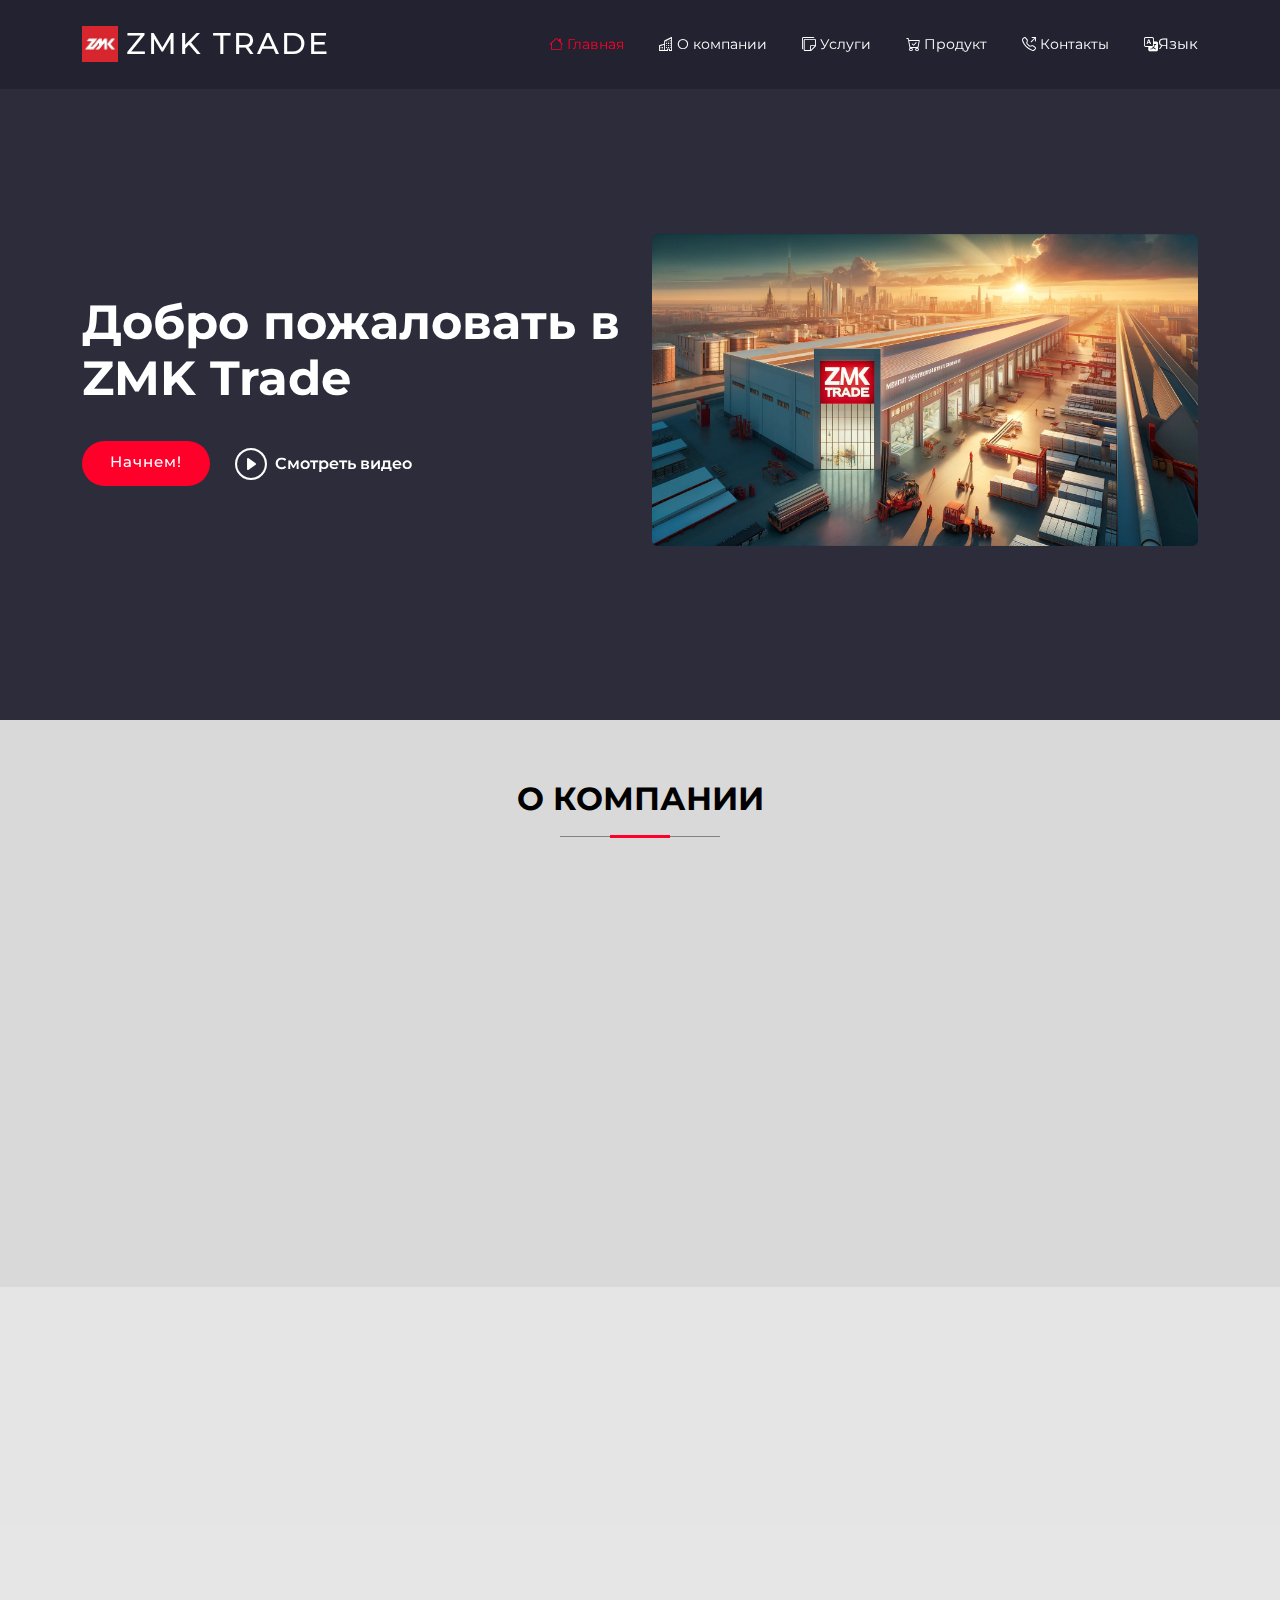
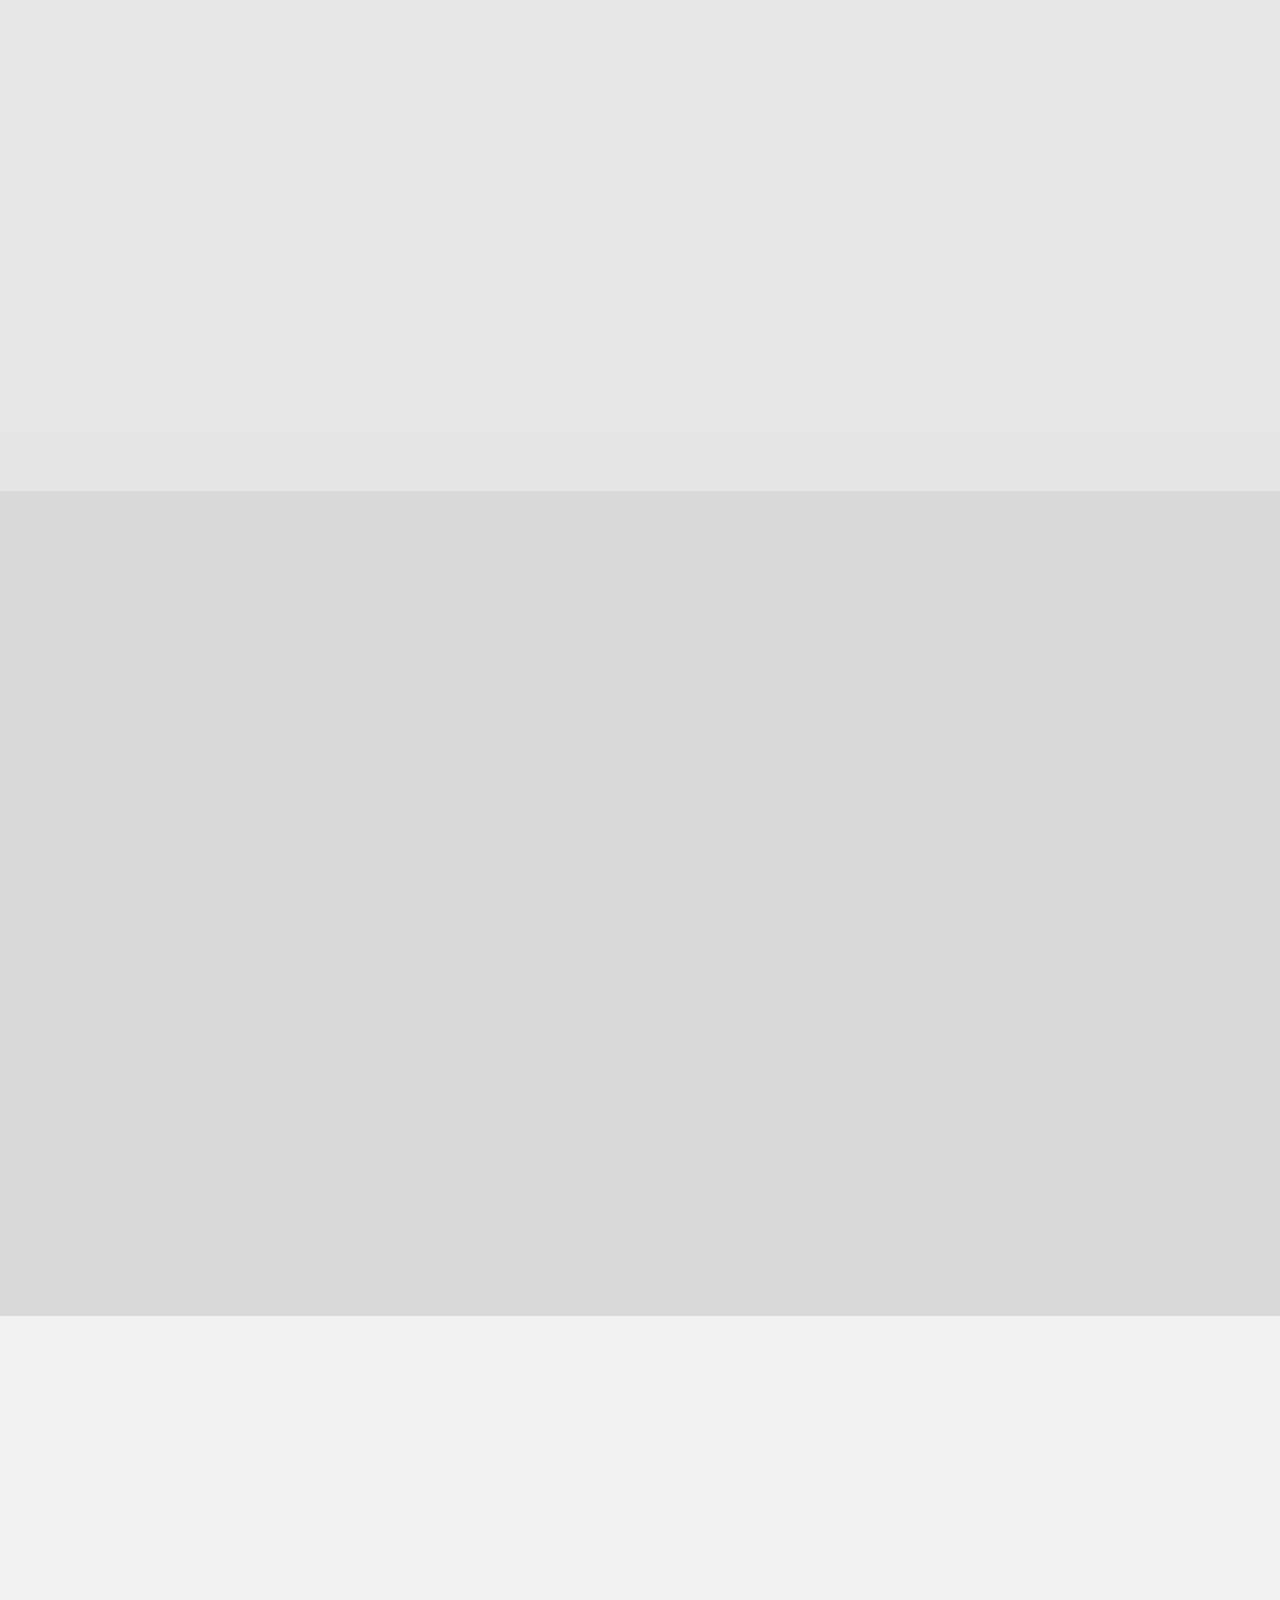
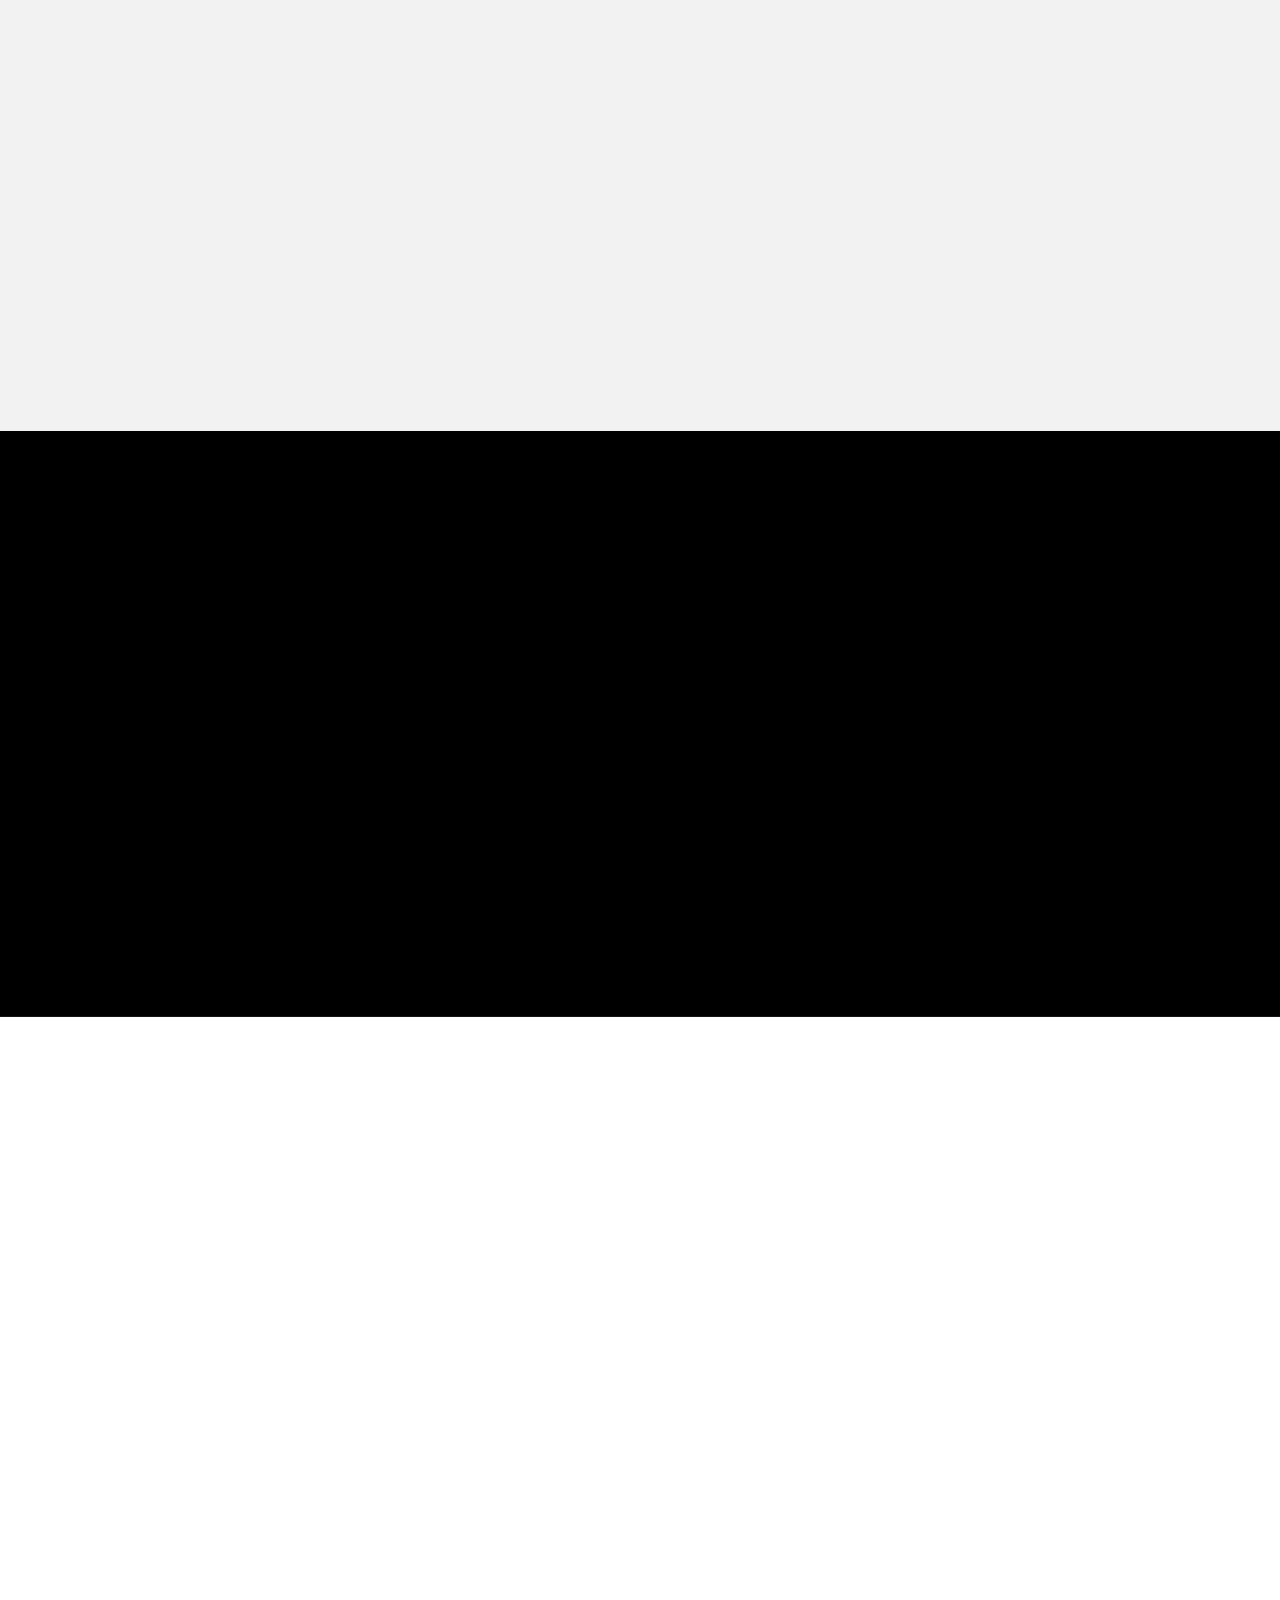
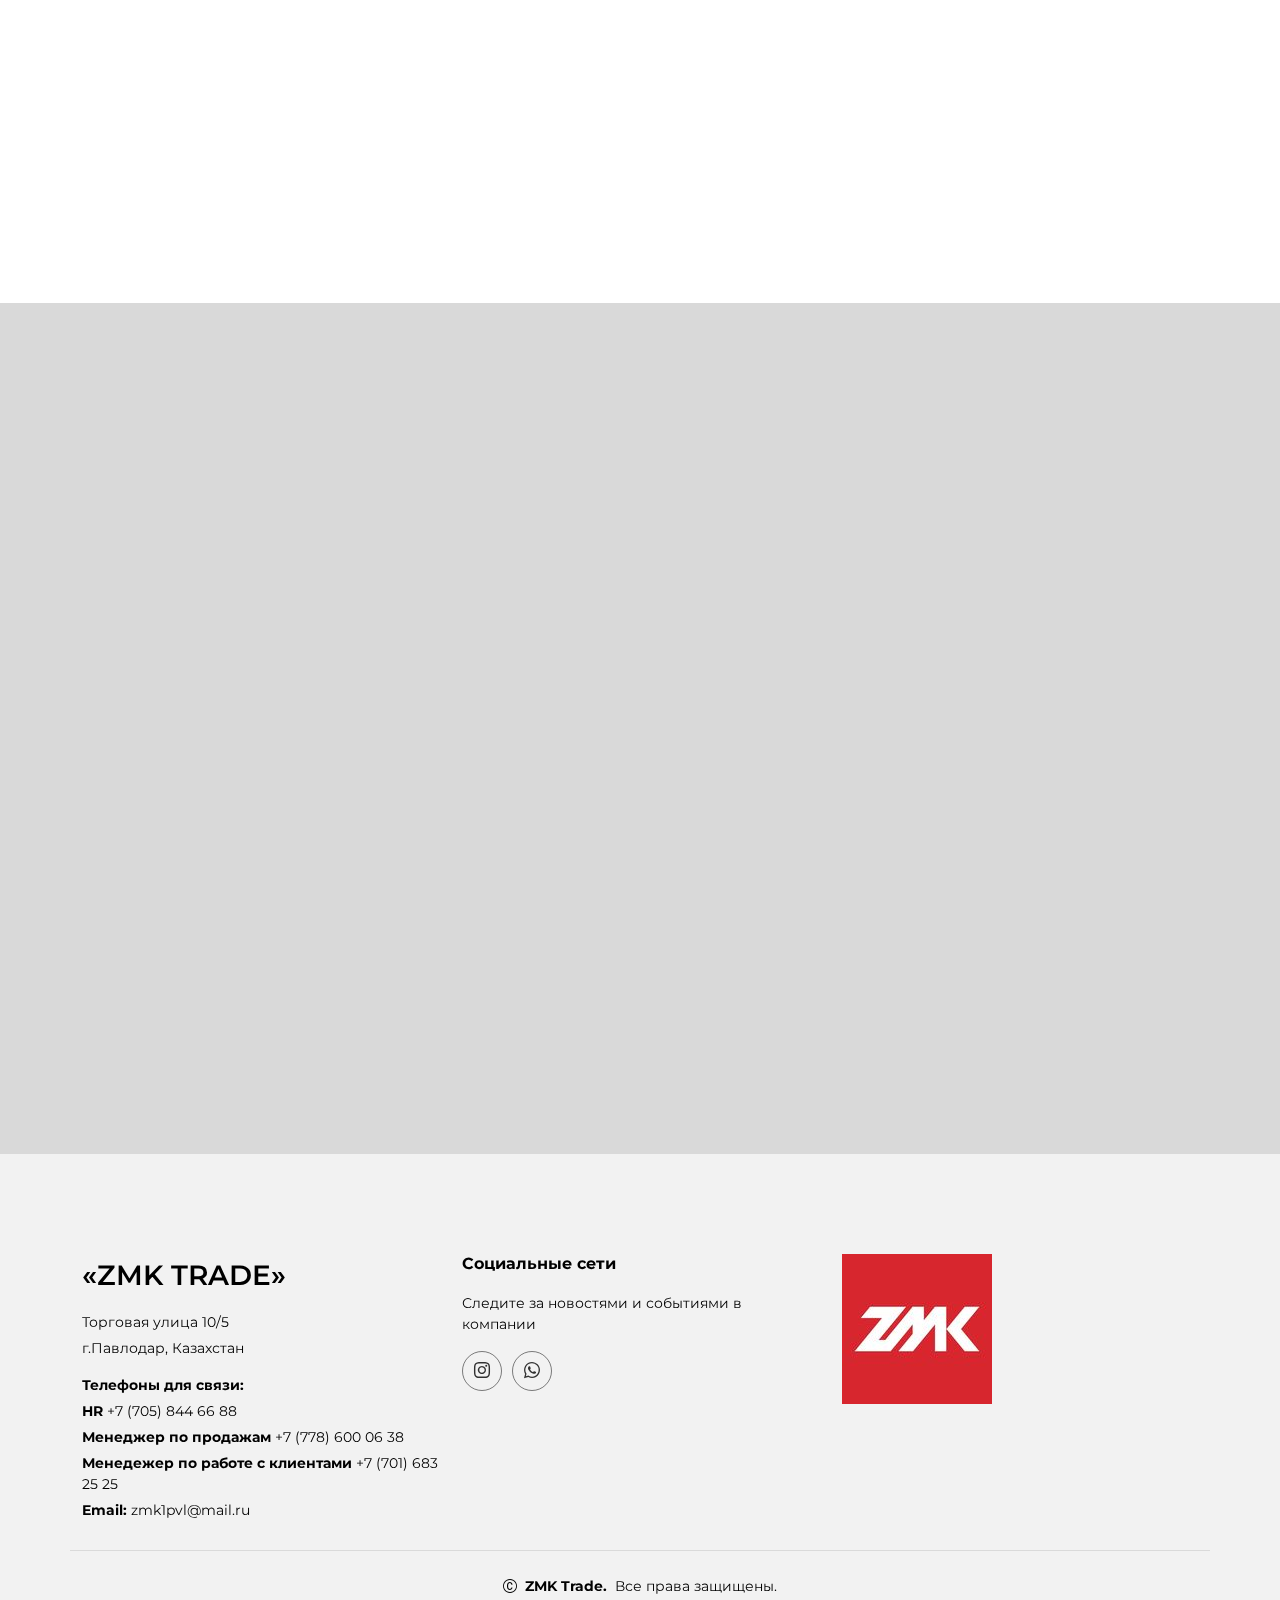
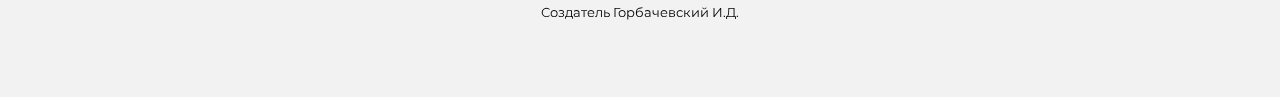
<file: index.html>
<!DOCTYPE html>
<html lang="ru">

<head>
  <meta charset="utf-8">
  <meta content="width=device-width, initial-scale=1.0" name="viewport">
  <title>ZMK Trade - Главная</title>
  <meta content="" name="description">
  <meta content="" name="keywords">
  <!-- Favicons -->
  <link href="./assets/img/logo.ico" rel="icon">
  <!-- Fonts -->
  <link href="https://fonts.googleapis.com" rel="preconnect">
  <link href="https://fonts.gstatic.com" rel="preconnect" crossorigin>
  <link href="https://fonts.googleapis.com/css2?family=Open+Sans:ital,wght@0,300;0,400;0,500;0,600;0,700;0,800;1,300;1,400;1,500;1,600;1,700;1,800&family=Poppins:ital,wght@0,100;0,200;0,300;0,400;0,500;0,600;0,700;0,800;0,900;1,100;1,200;1,300;1,400;1,500;1,600;1,700;1,800;1,900&family=Jost:ital,wght@0,100;0,200;0,300;0,400;0,500;0,600;0,700;0,800;0,900;1,100;1,200;1,300;1,400;1,500;1,600;1,700;1,800;1,900&display=swap" rel="stylesheet">
  <link rel="preconnect" href="https://fonts.googleapis.com">
  <link rel="preconnect" href="https://fonts.gstatic.com" crossorigin>
  <link href="https://fonts.googleapis.com/css2?family=Montserrat:ital,wght@0,100..900;1,100..900&display=swap" rel="stylesheet">
  <!-- Vendor CSS Files -->
  <link href="./assets/vendor/bootstrap/css/bootstrap.min.css" rel="stylesheet">
  <link href="./assets/vendor/bootstrap-icons/bootstrap-icons.css" rel="stylesheet">
  <link href="./assets/vendor/aos/aos.css" rel="stylesheet">
  <link href="./assets/vendor/glightbox/css/glightbox.min.css" rel="stylesheet">
  <link href="./assets/vendor/swiper/swiper-bundle.min.css" rel="stylesheet">
  <!-- Main CSS File -->
  <link href="./assets/css/main.css" rel="stylesheet">
</head>

<body class="index-page" style="cursor: default;">
  <header id="header" class="header d-flex align-items-center fixed-top">
    <div class="container-fluid container-xl position-relative d-flex align-items-center">

      <a href="./index.html" class="logo d-flex align-items-center me-auto">
        <img src="./assets/img/logo.jpg" alt="">
        <h1 class="sitename">ZMK Trade</h1>
      </a>

      <nav id="navmenu" class="navmenu">
        <ul>
          <li><a href="#hero"><i class="bi bi-house " style="font-size: 14px;font-style: normal;"> Главная</a></i></li>
          <li><a href="#about"><i class="bi bi-buildings " style="font-size: 14px;font-style: normal;"> О компании</a></i></li>
          <li><a href="#services"><i class="bi bi-stickies " style="font-size: 14px;font-style: normal;"> Услуги</a></i></li>
          <li><a href="#portfolio"><i class="bi bi-cart-check " style="font-size: 14px;font-style: normal;"> Продукт</a></i></li>
          <li><a href="#contact"><i class="bi bi-telephone-outbound " style="font-size: 14px;font-style: normal;"> Контакты</a></i></li>
          <li class="dropdown"><a href="#"><i class="bi bi-translate toggle-dropdown" style="font-size: 14px;font-style: normal;"></i>Язык</a></i>
            <ul>
              <li><a href="#">Казахский</a></li>
              <li><a href="#">Русский</a></li>
              <li><a href="#">Английский</a></li>
            </ul>
          </li>
        </ul>
        <i class="mobile-nav-toggle d-xl-none bi bi-list"></i>
      </nav>
    </div>
  </header>

  <main class="main">
    <!-- Hero Section Добро пожаловать-->
    <section id="hero" class="hero section">

      <div class="container">
        <div class="row gy-4">
          <div class="col-lg-6 order-2 order-lg-1 d-flex flex-column justify-content-center" data-aos="zoom-out">
            <h1 class="">Добро пожаловать в ZMK Trade</h1>
            <p class=""></p>
            <div class="d-flex">
              <a href="#about" class="btn-get-started">Начнем!</a>
              <a href="https://cloud.mail.ru/home/zmktrade.mp4" class="glightbox btn-watch-video d-flex align-items-center"><i class="bi bi-play-circle"></i><span>Смотреть видео</span></a>
            </div>
          </div>
          <div class="col-lg-6 order-1 order-lg-2 hero-img" data-aos="zoom-out" data-aos-delay="200">
            <img src="./assets/img/ZMK-Trade1.jpeg" class="img-fluid animated rounded" alt="">
          </div>
        </div>
      </div>

    </section><!-- /Hero Section ++++++++++++++++-->

    <!-- About Section О компании-->
    <section id="about" class="about section">

      <!-- Section Title -->
      <div class="container section-title" data-aos="fade-up">
        <h2 class="">О компании</h2>
      </div><!-- End Section Title -->

      <div class="container">

        <div class="row gy-4">

          <div class="col-lg-6 content" data-aos="fade-up" data-aos-delay="100">
            <p>Мы предлагаем широкий ассортимент кровельных и фасадных материалов, включая металлочерепицу, профнастил, металлосайдинг и сэндвич-панели.</p>
            <p>Строительные материалы:</p>             
            </p>
            <ul>
              <li><i class="bi bi-check2-circle"></i> <span>Изготовление доборных элементов любой сложности</span></li>
              <li><i class="bi bi-check2-circle"></i> <span>Металлочерепица</span></li>
              <li><i class="bi bi-check2-circle"></i> <span>Профнастил</span></li>
              <li><i class="bi bi-check2-circle"></i> <span>Металлосайдинг</span></li>
              <li><i class="bi bi-check2-circle"></i> <span>Сэндвич-панели</span></li>
            </ul>
          </div>

          <div class="col-lg-6" data-aos="fade-up" data-aos-delay="200">
            <p>Компания ZMK TRADE была основана в 2000 году и с тех пор зарекомендовала себя как надежный поставщик кровельных и фасадных материалов. Наше предприятие постоянно развивается и внедряет новые технологии в производстве и обслуживании клиентов.</p>
            <p>На протяжении 20 лет мы работаем на рынке строительных материалов и предоставляем только качественные и проверенные товары. Наша миссия - обеспечить наших клиентов лучшими материалами для строительства и ремонта. <br/><br/></p>
            <a href="https://www.instagram.com/zmk_trade.pvl/" target="_blank" class="read-more"><span>Подробнее</span><i class="bi bi-arrow-right"></i></a>
          </div>

        </div>

      </div>

    </section><!-- /About Section ++++++++++++++-->

    <!-- Why Us Section Лучшие-->
    <section id="why-us" class="section why-us" data-builder="section">

      <div class="container-fluid">

        <div class="row gy-4">

          <div class="col-lg-7 d-flex flex-column justify-content-center order-2 order-lg-1">

            <div class="content px-xl-5" data-aos="fade-up" data-aos-delay="100">
              <h3 class=""><span class=""><strong>Нас выбирают лучшие,</strong> а мы стараемся быть лучшими для Вас.</span></h3>
              <p class="">«ZMK TRADE»</p>
            </div>

            <div class="faq-container px-xl-5" data-aos="fade-up" data-aos-delay="200">

              <div class="faq-item faq-active">
                <h3><span>1</span> Профессионализм и опыт</h3>
                <div class="faq-content">
                  <p>Наши специалисты имеют многолетний опыт работы в строительной индустрии и постоянно повышают свою квалификацию, чтобы быть в курсе всех новейших технологий и тенденций. Мы уверены, что наши клиенты получают обслуживание высочайшего уровня.</p>
                </div>
                <i class="faq-toggle bi bi-chevron-right"></i>
              </div><!-- End Faq item-->

              <div class="faq-item">
                <h3><span>2</span> Командный дух</h3>
                <div class="faq-content">
                  <p>В «ZMK TRADE» царит атмосфера взаимного уважения и поддержки. Мы работаем как единое целое, помогая друг другу в достижении общих целей. Командный дух помогает нам эффективно решать любые задачи и преодолевать трудности.</p>
                </div>
                <i class="faq-toggle bi bi-chevron-right"></i>
              </div><!-- End Faq item-->

              <div class="faq-item">
                <h3><span>3</span> Ориентированность на клиента</h3>
                <div class="faq-content">
                  <p>Мы всегда ставим интересы наших клиентов на первое место. Наши менеджеры по продажам, инженеры и специалисты по обслуживанию работают вместе, чтобы предложить индивидуальные решения и обеспечить максимальное удовлетворение потребностей каждого клиента.</p>
                </div>
                <i class="faq-toggle bi bi-chevron-right"></i>
              </div><!-- End Faq item-->

              <div class="faq-item">
                <h3><span>4</span> Инициативность и инновации</h3>
                <div class="faq-content">
                  <p>Наш коллектив всегда открыт для новых идей и инноваций. Мы поощряем инициативность и стремимся внедрять передовые технологии в нашу работу. Это позволяет нам оставаться конкурентоспособными и предлагать лучшие продукты и услуги на рынке.</p>
                </div>
                <i class="faq-toggle bi bi-chevron-right"></i>
              </div><!-- End Faq item-->

              <div class="faq-item">
                <h3><span>5</span> Корпоративная культура</h3>
                <div class="faq-content">
                  <p>В «ZMK TRADE» мы уделяем большое внимание развитию корпоративной культуры. Регулярные тренинги, корпоративные мероприятия и тимбилдинги способствуют укреплению командного духа и созданию позитивной рабочей атмосферы.</p>
                </div>
                <i class="faq-toggle bi bi-chevron-right"></i>
              </div><!-- End Faq item-->
              
              <div class="faq-item">
                <h3><span>6</span> Ответственность и надежность</h3>
                <div class="faq-content">
                  <p>Каждый член нашего коллектива понимает свою ответственность перед компанией и клиентами. Мы гарантируем высокое качество продукции и услуг, соблюдение сроков и выполнение всех обязательств.</p>
                </div>
                <i class="faq-toggle bi bi-chevron-right"></i>
              </div><!-- End Faq item-->
            </div>

          </div>

          <div class="col-lg-5 order-1 order-lg-2 why-us-img">
            <img src="./assets/img/ZMK-Trade2.jpeg" class="img-fluid rounded" alt="" data-aos="zoom-in" data-aos-delay="100">
          </div>
        </div>

      </div>

    </section><!-- /Why Us Section -->

    <!-- Testimonials Section Достижения-->
    <section id="testimonials" class="testimonials section">

      <!-- Section Title -->
      <div class="container section-title" data-aos="fade-up">
        <h2>Достижения</h2>
        <p>Представляем краткий список наших работ</p>
      </div><!-- End Section Title -->

      <div class="container" data-aos="fade-up" data-aos-delay="100">

        <div class="swiper">
          <script type="application/json" class="swiper-config">
            {
              "loop": true,
              "speed": 1600,
              "autoplay": {
                "delay": 9000
              },
              "slidesPerView": "auto",
              "pagination": {
                "el": ".swiper-pagination",
                "type": "bullets",
                "clickable": true
              }
            }
          </script>
          <div class="swiper-wrapper">

            <div class="swiper-slide">
              <div class="testimonial-item">
                <img src="./assets/img/testimonials/fixprice.png" class="testimonial-img" alt="">
                <h3>Fix price в пос.Ленинский</h3>
                <div class="stars">
                  <i class="bi bi-star-fill"></i>
                  <i class="bi bi-star-fill"></i>
                  <i class="bi bi-star-fill"></i>
                  <i class="bi bi-star-fill"></i>
                  <i class="bi bi-star-fill"></i>
                </div>
                <p>
                  <i class="bi bi-quote quote-icon-left"></i>
                  <span>Компания ZMK TRADE успешно завершила проект по обновлению сэндвич-панелей в поселке Ленинский для магазина FixPrice.</span>
                  <i class="bi bi-quote quote-icon-right"></i>
                </p>
              </div>
            </div><!-- End testimonial item -->

            <div class="swiper-slide">
              <div class="testimonial-item">
                <img src="./assets/img/testimonials/zavod.png" class="testimonial-img" alt="">
                <h3>Молочно-товарная ферма</h3>
                <div class="stars">
                  <i class="bi bi-star-fill"></i>
                  <i class="bi bi-star-fill"></i>
                  <i class="bi bi-star-fill"></i>
                  <i class="bi bi-star-fill"></i>
                  <i class="bi bi-star-fill"></i>
                </div>
                <p>
                  <i class="bi bi-quote quote-icon-left"></i>
                  <span>Молочно-товарная ферма с Доильно-молочным блоком и Спец.корпусом в Павлодарской области. <br>
                    Толщина Кровли - 100;
                    Толщина Стены - 80;
                    Наполнитель: PIR(пенополиизоцианурат).</span>
                  <i class="bi bi-quote quote-icon-right"></i>
                </p>
              </div>
            </div><!-- End testimonial item -->

            <div class="swiper-slide">
              <div class="testimonial-item">
                <img src="./assets/img/testimonials/priyut.png" class="testimonial-img" alt="">
                <h3>Приют для животных</h3>
                <div class="stars">
                  <i class="bi bi-star-fill"></i>
                  <i class="bi bi-star-fill"></i>
                  <i class="bi bi-star-fill"></i>
                  <i class="bi bi-star-fill"></i>
                  <i class="bi bi-star-fill"></i>
                </div>
                <p>
                  <i class="bi bi-quote quote-icon-left"></i>
                  <span>Приют для животных в г.Павлодар. <br>
                    Наш материал: оцинкованный профнастил - толщиной 0,45мм;
                    Общий объем: 10 тысяч кв метров.</span>
                  <i class="bi bi-quote quote-icon-right"></i>
                </p>
              </div>
            </div><!-- End testimonial item -->

            <div class="swiper-slide">
              <div class="testimonial-item">
                <img src="./assets/img/testimonials/project.png" class="testimonial-img" alt="">
                <h3>Проект в России</h3>
                <div class="stars">
                  <i class="bi bi-star-fill"></i>
                  <i class="bi bi-star-fill"></i>
                  <i class="bi bi-star-fill"></i>
                  <i class="bi bi-star-fill"></i>
                  <i class="bi bi-star-fill"></i>
                </div>
                <p>
                  <i class="bi bi-quote quote-icon-left"></i>
                  <span>Мы запустили собственный прокат металлочерепицы на высокоточном оборудовании (Россия, г.Липецк). <br>
                    Производство по вашим размерам в течении 2-3 дней.                    
                    Теперь не только качество, но и цена завода-изготовителя.</span>
                  <i class="bi bi-quote quote-icon-right"></i>
                </p>
              </div>
            </div><!-- End testimonial item -->

            <div class="swiper-slide">
              <div class="testimonial-item">
                <img src="./assets/img/testimonials/childcentre.png" class="testimonial-img" alt="">
                <h3>Детский образовательный центр</h3>
                <div class="stars">
                  <i class="bi bi-star-fill"></i>
                  <i class="bi bi-star-fill"></i>
                  <i class="bi bi-star-fill"></i>
                  <i class="bi bi-star-fill"></i>
                  <i class="bi bi-star-fill"></i>
                </div>
                <p>
                  <i class="bi bi-quote quote-icon-left"></i>
                  <span>Строительство детского образовательного центра в г.Павлодар. <br>
                    Поставка нашего материала:
                    ▪️Металлосайдинг Евробрус;
                    ▪️Фасадные кассеты;
                    ▪️Водосточная система;
                    ▪️Профлист.</span>
                  <i class="bi bi-quote quote-icon-right"></i>
                </p>
              </div>
            </div><!-- End testimonial item -->

          </div>
          <div class="swiper-pagination"></div>
        </div>

      </div>

    </section><!-- /Testimonials Section +++++++++++-->

    <!-- Services Section Услуги-->
    <section id="services" class="services section">

      <!-- Section Title -->
      <div class="container section-title" data-aos="fade-up">
        <h2>Услуги</h2>
        <p>Наша компания может предоставить услуги</p>
      </div><!-- End Section Title -->

      <div class="container">

        <div class="row gy-4">

          <div class="col-xl-3 col-md-6 d-flex" data-aos="fade-up" data-aos-delay="100">
            <div class="service-item position-relative" style="cursor: default;">
              <div class="icon"><i class="bi bi-layers-fill icon"></i></div>
              <h4><a class="stretched-link">Кровельный материал</a></h4>
              <p>Компания «ZMK TRADE» предлагает Вам широкий ассортимент кровельных материалов.</p>
            </div>
          </div><!-- End Service Item -->

          <div class="col-xl-3 col-md-6 d-flex" data-aos="fade-up" data-aos-delay="200">
            <div class="service-item position-relative" style="cursor: default;">
              <div class="icon"><i class="bi bi-tools icon"></i></div>
              <h4><a class="stretched-link">Строительный материал</a></h4>
              <p>Качественный, сертифицированный материал, по привлекательным ценам!</p>
            </div>
          </div><!-- End Service Item -->

          <div class="col-xl-3 col-md-6 d-flex" data-aos="fade-up" data-aos-delay="300">
            <div class="service-item position-relative" style="cursor: default;">
              <div class="icon"><i class="bi bi-truck-front-fill icon"></i></div>
              <h4><a class="stretched-link">Выезд / замер / расчёт</a></h4>
              <p>Выезд наших сотрудников, а так же замер и расчёт - совершенно бесплатно!</p>
            </div>
          </div><!-- End Service Item -->

          <div class="col-xl-3 col-md-6 d-flex" data-aos="fade-up" data-aos-delay="400">
            <div class="service-item position-relative" style="cursor: default;">
              <div class="icon"><i class="bi bi-person-raised-hand icon"></i></div>
              <h4><a class="stretched-link">Функции представителя</a></h4>
              <p>Наши менеджеры, выезжают на объекты и выполняют функции представителя, контролируют отгрузку в соответствии с контрактом и отгрузочными документами.</p>
            </div>
          </div><!-- End Service Item -->

        </div>

      </div>

    </section><!-- /Services Section +++++++++++-->

    <!-- Call To Action Section Опт количество кровельного материала-->
    <section id="call-to-action" class="call-to-action section">

      <img src="./assets/img/cta-BHG.jpg" alt="">
      <div class="container">
        <div class="row" data-aos="zoom-in" data-aos-delay="100">
          <div class="col-xl-12 text-center text-xl-start">
            <h3>Как рассчитать оптимальное количество кровельного материала?</h3>
            <p>Чтобы заказать кровельный материал, необходимо выяснить, сколько его понадобится. Как и при покупке других строительных материалов, иногда возникает ситуация, когда кровельного материала не хватило или же, наоборот, после окончания строительных работ остались большие излишки, которые невозможно вернуть производителю или использовать.
              <br>
              
              <br>
              Если кровельного материала окажется недостаточно, придется его докупать. Тут может возникнуть множество проблем с наличием нужной вам модели, цвета или размера у производителя. К тому же это повлечет дополнительные затраты времени и средств на оплату услуг повторной доставки, разгрузки и монтажа.
              <br>
              Даже различие в партии в рамках модели одного цвета может существенно ухудшить внешний вид кровли.
              <br>
              Небольшое количество запаса при заказе кровли абсолютно нормально и даже рекомендуется на случай непредвиденных ситуаций. Однако, для различных материалов количество этого запаса будет разным.
              <br>
              Именно поэтому мы рекомендуем обращаться к нашим грамотным специалистам, они помогут Вам правильно оценить необходимое количество кровельных материалов и избежать дополнительных затрат.</p>
          </div>
        </div>
      </div>

    </section><!-- /Call To Action Section +++++++++++--> 

    <!-- Portfolio Section Продукция-->
    <section id="portfolio" class="portfolio section">

      <!-- Section Title -->
      <div class="container section-title" data-aos="fade-up">
        <h2>Продукция</h2>
        <p>Мы предоставляем разного рода продукцию
        </p>
      </div><!-- End Section Title -->

      <div class="container">

        <div class="isotope-layout" data-default-filter="*" data-layout="masonry" data-sort="original-order">

          <ul class="portfolio-filters isotope-filters" data-aos="fade-up" data-aos-delay="100">
            <li data-filter="*" class="filter-active">Все</li>
            <li data-filter=".filter-app">Кровля</li>
            <li data-filter=".filter-branding">Сайдинг</li>
          </ul><!-- End Portfolio Filters -->

          <div class="row gy-4 isotope-container" data-aos="fade-up" data-aos-delay="200">

            <div class="col-lg-4 col-md-6 portfolio-item isotope-item filter-app">
              <img src="./assets/img/metal-cherepica/metal-cherepica1.jpg" class="img-fluid rounded" alt="">
              <div class="portfolio-info">
                <h4>Металлочерепица</h4>
                <p>Кровельный материал</p>
                <a href="./assets/img/metal-cherepica/metal-cherepica1.jpg" title="Металлочерепица" data-gallery="portfolio-gallery-app" class="glightbox preview-link"><i class="bi bi-zoom-in"></i></a>
                <a href="./portfolio-details.html#metal-cherepica" title="Подробнее" class="details-link"><i class="bi bi-link-45deg"></i></a>
              </div>
            </div><!-- End Portfolio Item -->

            <div class="col-lg-4 col-md-6 portfolio-item isotope-item filter-app">
              <img src="./assets/img/profnastil/profnastil1.jpg" class="img-fluid" alt="">
              <div class="portfolio-info">
                <h4>Профнастил</h4>
                <p>Облицовочный стеновой материал</p>
                <a href="./assets/img/profnastil/profnastil1.jpg" title="Профнастил" data-gallery="portfolio-gallery-app" class="glightbox preview-link"><i class="bi bi-zoom-in"></i></a>
                <a href="./portfolio-details.html#profnastil" title="Подробнее" class="details-link"><i class="bi bi-link-45deg"></i></a>
              </div>
            </div><!-- End Portfolio Item -->

            <div class="col-lg-4 col-md-6 portfolio-item isotope-item filter-branding">
              <img src="./assets/img/metal-siding/metal-siding1.jpg" class="img-fluid" alt="">
              <div class="portfolio-info">
                <h4>Металлосайдинг</h4>
                <p>Cовременный фасадный материал</p>
                <a href="./assets/img/metal-siding/metal-siding1.jpg" title="Металлосайдинг" data-gallery="portfolio-gallery-app" class="glightbox preview-link"><i class="bi bi-zoom-in"></i></a>
                <a href="./portfolio-details.html#metal-siding" title="Подробнее" class="details-link"><i class="bi bi-link-45deg"></i></a>
              </div>
            </div><!-- End Portfolio Item -->

            <div class="col-lg-4 col-md-6 portfolio-item isotope-item filter-branding">
              <img src="./assets/img/sandvich-panel/sandvich-panel1.jpg" class="img-fluid" alt="">
              <div class="portfolio-info">
                <h4>Сэндвич-панель</h4>
                <p>Строительный материал</p>
                <a href="./assets/img/sandvich-panel/sandvich-panel1.jpg" title="Сэндвич-панель" data-gallery="portfolio-gallery-app" class="glightbox preview-link"><i class="bi bi-zoom-in"></i></a>
                <a href="./portfolio-details.html#sandvich-panel" title="Подробнее" class="details-link"><i class="bi bi-link-45deg"></i></a>
              </div>
            </div><!-- End Portfolio Item -->
          </div><!-- End Portfolio Container -->
        </div>
      </div>
    </section><!-- /Portfolio Section ++++++++++++++++-->

    <!-- Contact Section Контакты-->
    <section id="contact" class="contact section">

      <!-- Section Title -->
      <div class="container section-title" data-aos="fade-up">
        <h2>Контакты</h2>
        <p>Контактная информация</p>
      </div><!-- End Section Title -->

      <div class="container" data-aos="fade-up" data-aos-delay="100">

        <div class="row gy-4">

          <div class="col-lg-5 mx-auto">

            <div class="info-wrap">
              <div class="info-item d-flex" data-aos="fade-up" data-aos-delay="200">
                <i class="bi bi-geo-alt-fill flex-shrink-0"></i>
                <div>
                  <h3>Адрес</h3>
                  <p>Республика Казахстан<br>г.Павлодар, Улица Торговая, 10/5</p>
                </div>
              </div><!-- End Info Item -->

              <div class="info-item d-flex" data-aos="fade-up" data-aos-delay="300">
                <i class="bi bi-door-open-fill flex-shrink-0"></i>
                <div>
                  <h3>График работы</h3>
                  <p>ПН-ПТ / 9:00-18:00</p>
                  <p>СБ / 9:00-13:00</p>
                  <p>ВС / Выходной</p>
                </div>
              </div><!-- End Info Item -->

              <div class="info-item d-flex" data-aos="fade-up" data-aos-delay="400">
                <i class="bi bi-envelope-fill flex-shrink-0"></i>
                <div>
                  <h3>Почта</h3>
                  <p><a href="mailto:zmk1pvl@mail.ru?subject=Есть%20вопрос&amp;body=Здравствуйте!%20Пишу%20Вам%20по%20поводу..." target="_blank">zmk1pvl@mail.ru</a></p>
                </div>
              </div><!-- End Info Item -->

              <iframe src="https://www.google.com/maps/embed?pb=!1m17!1m12!1m3!1d1219.6250526719218!2d76.94210853902126!3d52.31146399300181!2m3!1f0!2f0!3f0!3m2!1i1024!2i768!4f13.1!3m2!1m1!2zNTLCsDE4JzQxLjMiTiA3NsKwNTYnMzYuMiJF!5e0!3m2!1sru!2skz!4v1716189413641!5m2!1sru!2skz" class="rounded" frameborder="0" style="border:solid red 1px; width: 100%; height: 270px;" allowfullscreen="" loading="lazy" referrerpolicy="no-referrer-when-downgrade"></iframe>
            </div>
          </div>
          
          <div class="col-lg-5 order-1 order-lg-2 hero-img flex-fill align-self-center" data-aos="zoom-in" data-aos-delay="200">
            <img src="./assets/img/ZMK-Trade3.jpeg" class="img-fluid rounded" alt="">
          </div>

        </div>
      </div>

    </section><!-- /Contact Section -->

  </main>

  <!-- Footer (подвал) -->
  <footer id="footer" class="footer">
    <div class="section-title"></div>
    <div class="container footer-top">
      <div class="row gy-4">
        <div class="col-lg-4 col-md-6 footer-about">
          <a href="index.html" class="d-flex align-items-center">
            <span class="sitename">«ZMK TRADE»</span>
          </a>
          <div class="footer-contact pt-3">
            <p>Торговая улица 10/5</p>
            <p>г.Павлодар, Казахстан</p>
            <p class="mt-3"><strong>Телефоны для связи:</strong></p>
            <p><strong>HR </strong><span> +7 (705) 844 66 88</span></p>
            <p><strong>Менеджер по продажам </strong><span> +7 (778) 600 06 38</span></p>
            <p><strong>Менедежер по работе с клиентами </strong><span> +7 (701) 683 25 25</span></p>
            <p><strong>Email:</strong> <span>zmk1pvl@mail.ru</span></p>
          </div>
        </div>

        <div class="col-lg-4 col-md-12">
          <h4>Социальные сети</h4>
          <p>Следите за новостями и событиями в компании</p>
          <div class="social-links d-flex">
            <a href="https://www.instagram.com/zmk_trade.pvl/" target="_blank"><i class="bi bi-instagram"></i></a>
            <a href="https://api.whatsapp.com/send/?phone=77786000638&text&type=phone_number&app_absent=0" target="_blank"><i class="bi bi-whatsapp"></i></a>
          </div>
        </div>

        <div class="col-lg-2 col-md-4 footer-links d-flex">
          <ul>
            <img src="./assets/img/logo.jpg" class="img-fluid" alt="">
          </ul>
        </div>

      </div>
    </div>

    <div class="container copyright text-center mt-4">
      <p><i class="bi bi-c-circle"></i> <strong class="px-1 sitename">ZMK Trade.</strong> <span>Все права защищены.</span></p>
      <div class="credits">Создатель Горбачевский И.Д.</div>
    </div>

  </footer> <!-- /Footer Section +++++++++++++++++-->

  <!-- Scroll Top -->
  <a href="#" id="scroll-top" class="scroll-top d-flex align-items-center justify-content-center"><i class="bi bi-arrow-up-short"></i></a>

  <!-- Preloader -->
  <div id="preloader"></div>

  <!-- Vendor JS Files -->
  <script src="assets/vendor/bootstrap/js/bootstrap.bundle.min.js"></script>
  <script src="assets/vendor/php-email-form/validate.js"></script>
  <script src="assets/vendor/aos/aos.js"></script>
  <script src="assets/vendor/glightbox/js/glightbox.min.js"></script>
  <script src="assets/vendor/swiper/swiper-bundle.min.js"></script>
  <script src="assets/vendor/waypoints/noframework.waypoints.js"></script>
  <script src="assets/vendor/imagesloaded/imagesloaded.pkgd.min.js"></script>
  <script src="assets/vendor/isotope-layout/isotope.pkgd.min.js"></script>

  <!-- Main JS File -->
  <script src="./assets/js/main.js"></script>

</body>

</html>
</file>
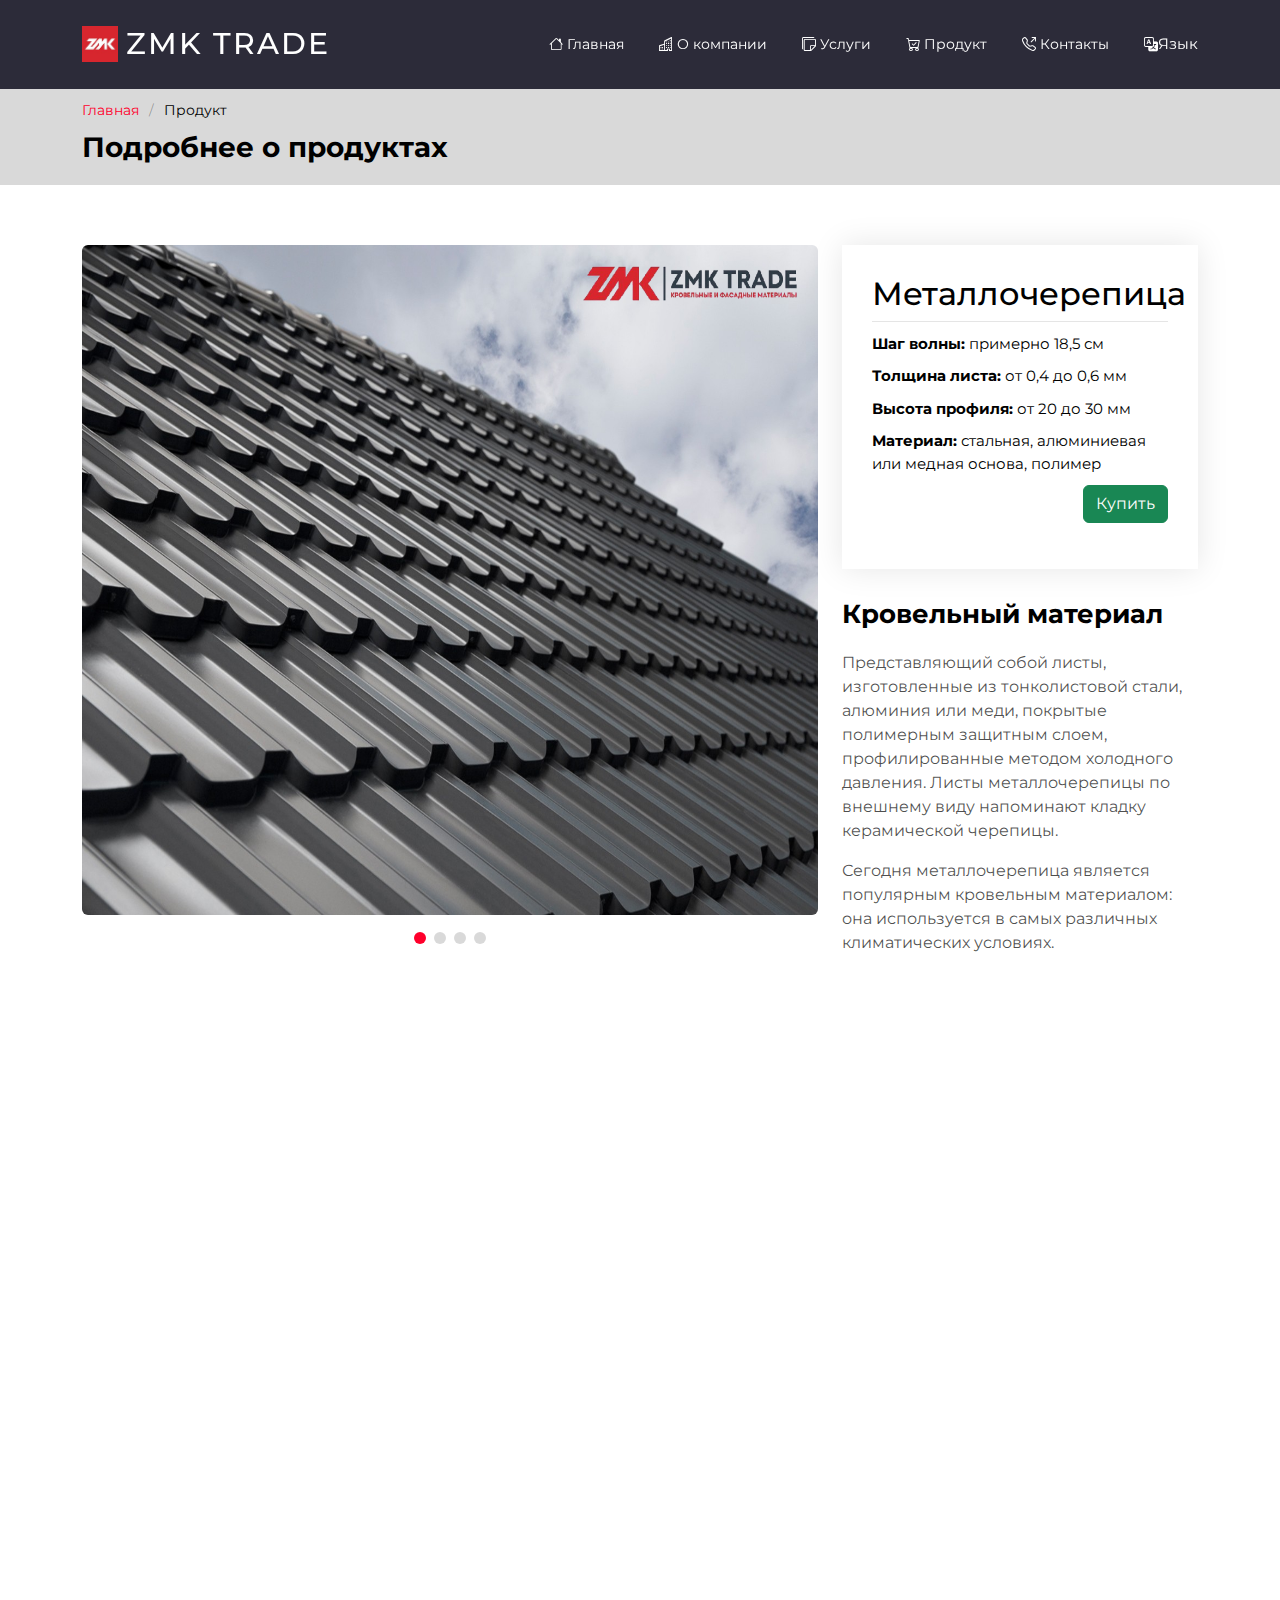
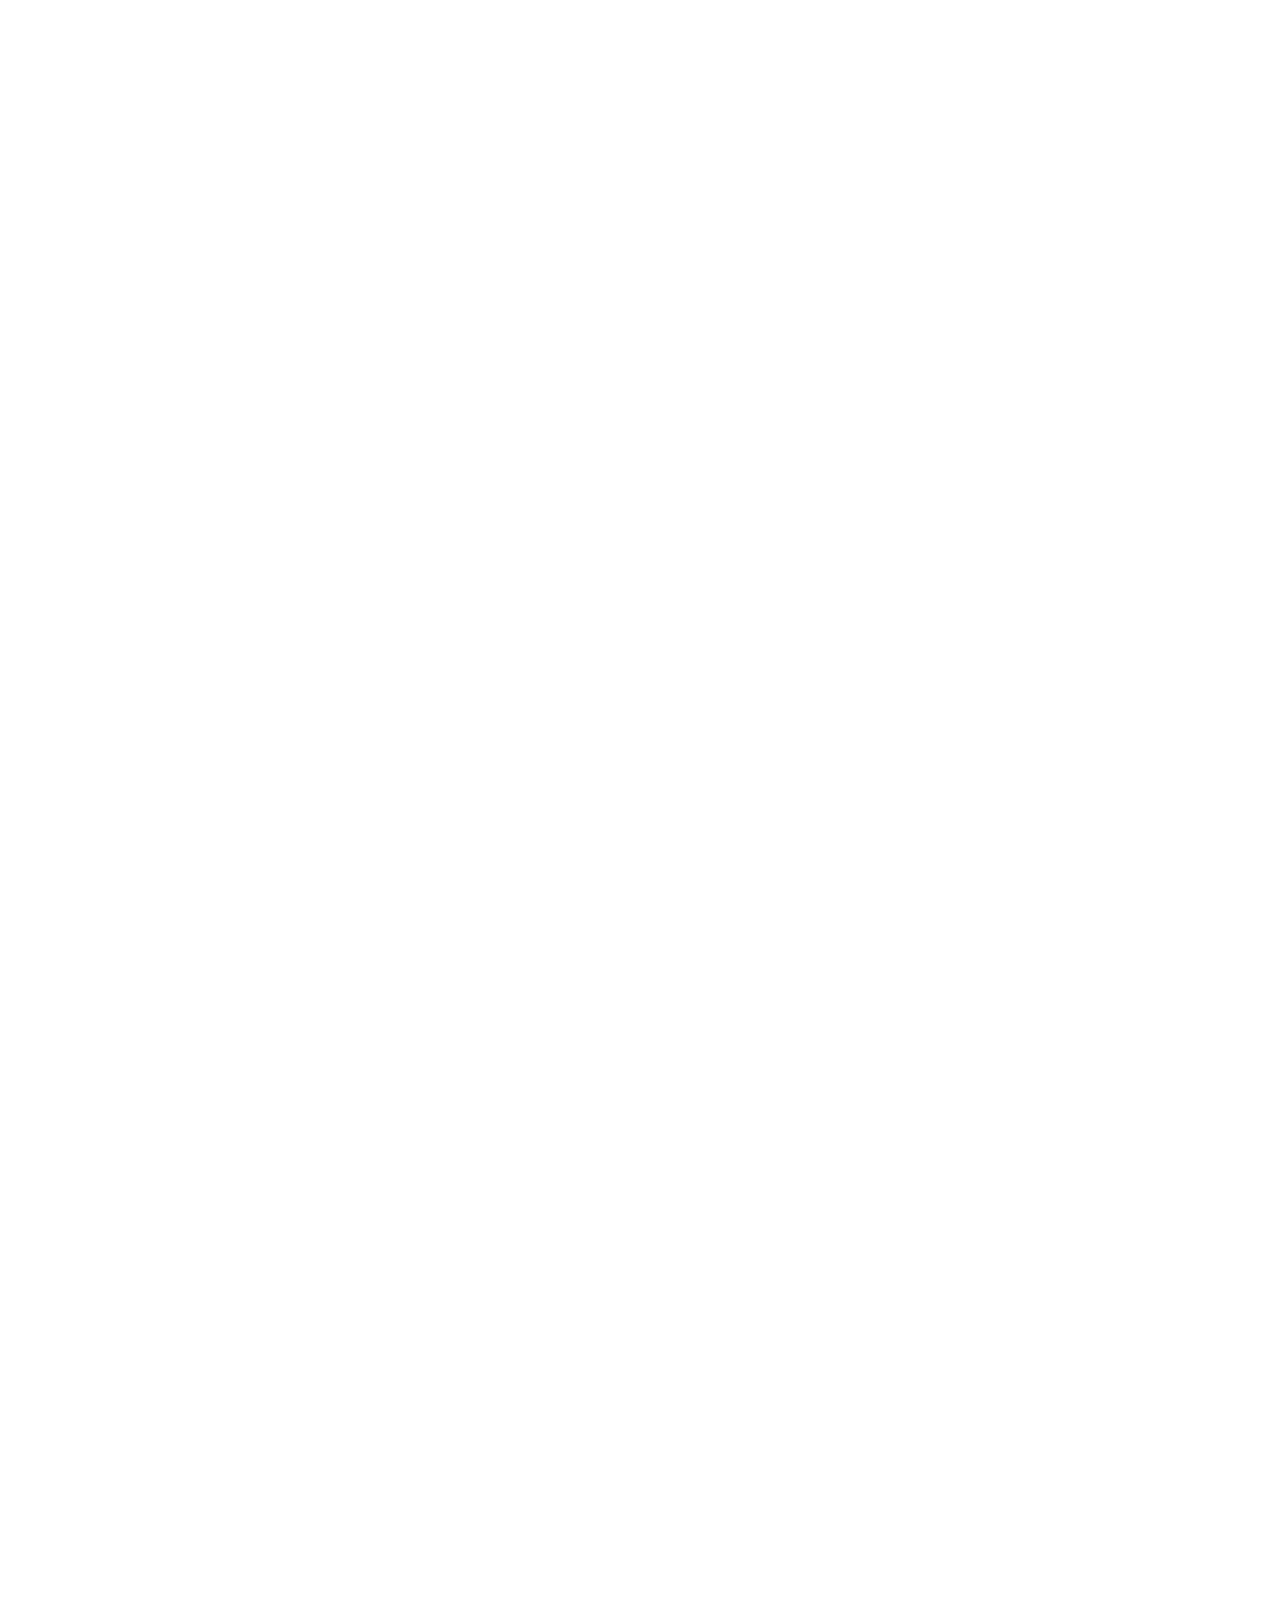
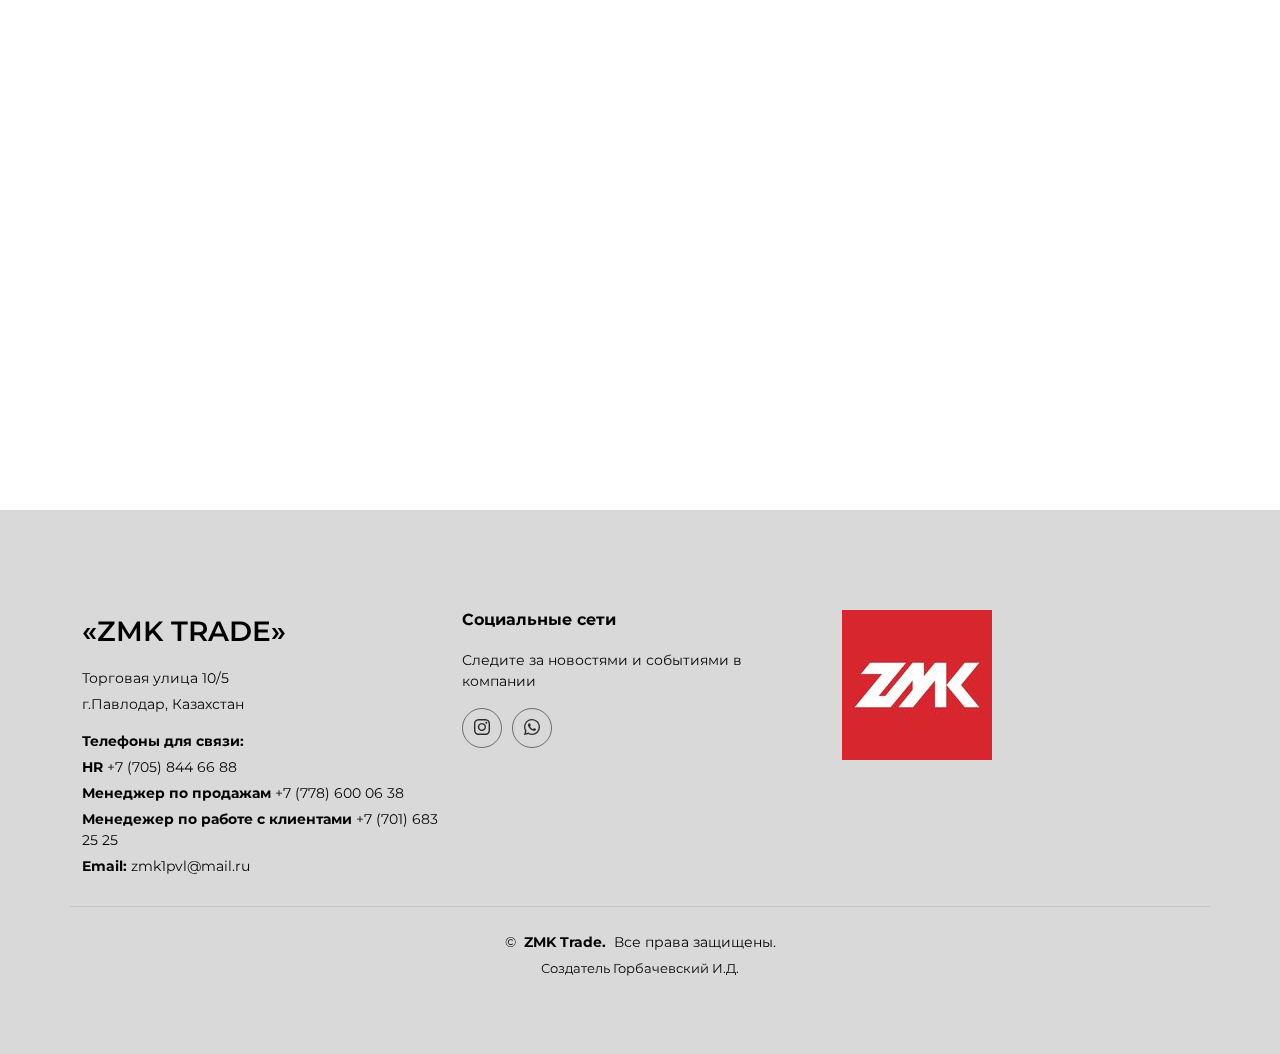
<file: portfolio-details.html>
<!DOCTYPE html>
<html lang="ru">

<head>
  <meta charset="utf-8">
  <meta content="width=device-width, initial-scale=1.0" name="viewport">
  <title>ZMK Trade - Продукт</title>
  <meta content="" name="description">
  <meta content="" name="keywords">
  <!-- Favicons -->
  <link href="./assets/img/logo.ico" rel="icon">
  <!-- Fonts -->
  <link href="https://fonts.googleapis.com" rel="preconnect">
  <link href="https://fonts.gstatic.com" rel="preconnect" crossorigin>
  <link href="https://fonts.googleapis.com/css2?family=Open+Sans:ital,wght@0,300;0,400;0,500;0,600;0,700;0,800;1,300;1,400;1,500;1,600;1,700;1,800&family=Poppins:ital,wght@0,100;0,200;0,300;0,400;0,500;0,600;0,700;0,800;0,900;1,100;1,200;1,300;1,400;1,500;1,600;1,700;1,800;1,900&family=Jost:ital,wght@0,100;0,200;0,300;0,400;0,500;0,600;0,700;0,800;0,900;1,100;1,200;1,300;1,400;1,500;1,600;1,700;1,800;1,900&display=swap" rel="stylesheet">
  <link rel="preconnect" href="https://fonts.googleapis.com">
  <link rel="preconnect" href="https://fonts.gstatic.com" crossorigin>
  <link href="https://fonts.googleapis.com/css2?family=Montserrat:ital,wght@0,100..900;1,100..900&display=swap" rel="stylesheet">
  <!-- Vendor CSS Files -->
  <link href="./assets/vendor/bootstrap/css/bootstrap.min.css" rel="stylesheet">
  <link href="./assets/vendor/bootstrap-icons/bootstrap-icons.css" rel="stylesheet">
  <link href="./assets/vendor/aos/aos.css" rel="stylesheet">
  <link href="./assets/vendor/glightbox/css/glightbox.min.css" rel="stylesheet">
  <link href="./assets/vendor/swiper/swiper-bundle.min.css" rel="stylesheet">
  <!-- Main CSS File -->
  <link href="./assets/css/main.css" rel="stylesheet">
</head>

<body class="portfolio-details-page">

  <header id="header" class="header d-flex align-items-center fixed-top">
    <div class="container-fluid container-xl position-relative d-flex align-items-center">

      <a href="./index.html" class="logo d-flex align-items-center me-auto">
        <img src="./assets/img/logo.jpg" alt="">
        <h1 class="sitename">ZMK Trade</h1>
      </a>

      <nav id="navmenu" class="navmenu">
        <ul>
          <li><a href="./index.html"><i class="bi bi-house " style="font-size: 14px;font-style: normal;"> Главная</a></i></li>
          <li><a href="./index.html#about"><i class="bi bi-buildings " style="font-size: 14px;font-style: normal;"> О компании</a></i></li>
          <li><a href="./index.html#services"><i class="bi bi-stickies " style="font-size: 14px;font-style: normal;"> Услуги</a></i></li>
          <li><a href="./index.html#portfolio"><i class="bi bi-cart-check " style="font-size: 14px;font-style: normal;"> Продукт</a></i></li>
          <li><a href="./index.html#contact"><i class="bi bi-telephone-outbound " style="font-size: 14px;font-style: normal;"> Контакты</a></i></li>
          <li class="dropdown"><a href="#"><i class="bi bi-translate toggle-dropdown" style="font-size: 14px;font-style: normal;"></i>Язык</a></i>
            <ul>
              <li><a href="#">Казахский</a></li>
              <li><a href="#">Русский</a></li>
              <li><a href="#">Английский</a></li>
            </ul>
          </li>
        </ul>
        <i class="mobile-nav-toggle d-xl-none bi bi-list"></i>
      </nav>
    </div>
  </header>

  <main class="main">

    <!-- Page Title -->
    <div class="page-title" data-aos="fade" style="background-color: color-mix(in srgb, var(--heading-color), transparent 85%);">
      <div class="container">
        <nav class="breadcrumbs">
          <ol>
            <li><a href="./index.html">Главная</a></li>
            <li class="current">Продукт</li>
          </ol>
        </nav>
        <h1>Подробнее о продуктах</h1>
      </div>
    </div><!-- End Page Title -->

    <!-- Portfolio Details Section -->
    <section id="metal-cherepica" class="portfolio-details section">

      <div class="container" data-aos="fade-up" data-aos-delay="100">

        <div class="row gy-4">

          <div class="col-lg-8">
            <div class="portfolio-details-slider swiper">

              <script type="application/json" class="swiper-config">
                {
                  "loop": true,
                  "speed": 1500,
                  "autoplay": {
                    "delay": 5000
                  },
                  "slidesPerView": "auto",
                  "pagination": {
                    "el": ".swiper-pagination",
                    "type": "bullets",
                    "clickable": true
                  }
                }
              </script>

              <div class="swiper-wrapper align-items-center">

                <div class="swiper-slide">
                  <img src="./assets/img/metal-cherepica/metal-cherepica1.jpg" class="rounded" alt="">
                </div>

                <div class="swiper-slide">
                  <img src="./assets/img/metal-cherepica/metal-cherepica2.jpg" class="rounded" alt="">
                </div>

                <div class="swiper-slide">
                  <img src="./assets/img/metal-cherepica/metal-cherepica3.jpg" class="rounded" alt="">
                </div>

                <div class="swiper-slide">
                  <img src="./assets/img/metal-cherepica/metal-cherepica4.jpg" class="rounded" alt="">
                </div>

              </div>
              <div class="swiper-pagination"></div>
            </div>
          </div>

          <div class="col-lg-4">
            <div class="portfolio-info" data-aos="fade-up" data-aos-delay="200">
              <h2>Металлочерепица</h2>
              <div style="border-top: 1px solid color-mix(in srgb, var(--default-color), transparent 90%); padding: 1px 0 10px 0;"></div>
              <ul>
                <li><strong>Шаг волны: </strong>примерно 18,5 см</li>
                <li><strong>Толщина листа: </strong>от 0,4 до 0,6 мм</li>
                <li><strong>Высота профиля: </strong>от 20 до 30 мм</li>
                <li><strong>Материал: </strong>стальная, алюминиевая или медная основа, полимер</li>
                <li class="d-grid gap-2 d-md-flex justify-content-md-end"><button onclick="openWA_metalcherepica()" type="button" class="btn btn-success">Купить</button></li>
              </ul>
            </div>
            <div class="portfolio-description" data-aos="fade-up" data-aos-delay="300">
              <h2>Кровельный материал</h2>
              <p>
                Представляющий собой листы, изготовленные из тонколистовой стали, алюминия или меди, покрытые полимерным защитным слоем, профилированные методом холодного давления. Листы металлочерепицы по внешнему виду напоминают кладку керамической черепицы. 
              </p>
              <p>
                Сегодня металлочерепица является популярным кровельным материалом: она используется в самых различных климатических условиях.
              </p>
            </div>
          </div>

          
        </div>
      </div>
    </section>
    
    <section id="profnastil" class="portfolio-details section">

      <div class="container" data-aos="fade-up" data-aos-delay="100">

        <div class="row gy-4">

          <div class="col-lg-8">
            <div class="portfolio-details-slider swiper">

              <script type="application/json" class="swiper-config">
                {
                  "loop": true,
                  "speed": 1500,
                  "autoplay": {
                    "delay": 5200
                  },
                  "slidesPerView": "auto",
                  "pagination": {
                    "el": ".swiper-pagination",
                    "type": "bullets",
                    "clickable": true
                  }
                }
              </script>

              <div class="swiper-wrapper align-items-center">

                <div class="swiper-slide">
                  <img src="./assets/img/profnastil/profnastil1.jpg" class="rounded" alt="">
                </div>

                <div class="swiper-slide">
                  <img src="./assets/img/profnastil/profnastil2.jpg" class="rounded" alt="">
                </div>

                <div class="swiper-slide">
                  <img src="./assets/img/profnastil/profnastil3.jpg" class="rounded" alt="">
                </div>

                <div class="swiper-slide">
                  <img src="./assets/img/profnastil/profnastil4.jpg" class="rounded" alt="">
                </div>

              </div>
              <div class="swiper-pagination"></div>
            </div>
          </div>

          <div class="col-lg-4">
            <div class="portfolio-info" data-aos="fade-up" data-aos-delay="200">
              <h2>Профнастил</h2>
              <div style="border-top: 1px solid color-mix(in srgb, var(--default-color), transparent 90%); padding: 1px 0 10px 0;"></div>
              <ul>
                <li><strong>Изготовлен из: </strong>оцинкованного листа металла</li>
                <li><strong>Толщина листа: </strong>от 0,4 до 0,7 мм</li>
                <li><strong>Волны: </strong>трапециевидной формы для большей жесткости листа</li>
                <li><strong>Покрытие: </strong>полимерное</li>
                <li class="d-grid gap-2 d-md-flex justify-content-md-end"><button onclick="openWA_profnastil()" type="button" class="btn btn-success">Купить</button></li>
              </ul>
            </div>
            <div class="portfolio-description" data-aos="fade-up" data-aos-delay="300">
              <h2>Облицовочный стеновой или кровельный строительный материал</h2>
              <p>
                Предназначенный для применения в строительстве при возведении наружных ограждений, стен и крыш; в последнее время - для монолитных железобетонных перекрытий «по профнастилу».
              </p>
              <p>
                Профлист представляет собой металлический лист, изготавливаемый из листовой оцинкованной стали методом холодного проката на профилегибочных станах.
              </p>
            </div>
          </div>

          
        </div>
      </div>
    </section>

    <section id="metal-siding" class="portfolio-details section">

      <div class="container" data-aos="fade-up" data-aos-delay="100">

        <div class="row gy-4">

          <div class="col-lg-8">
            <div class="portfolio-details-slider swiper">

              <script type="application/json" class="swiper-config">
                {
                  "loop": true,
                  "speed": 1500,
                  "autoplay": {
                    "delay": 5400
                  },
                  "slidesPerView": "auto",
                  "pagination": {
                    "el": ".swiper-pagination",
                    "type": "bullets",
                    "clickable": true
                  }
                }
              </script>

              <div class="swiper-wrapper align-items-center">

                <div class="swiper-slide">
                  <img src="./assets/img/metal-siding/metal-siding1.jpg" class="rounded" alt="">
                </div>

                <div class="swiper-slide">
                  <img src="./assets/img/metal-siding/metal-siding2.jpg" class="rounded" alt="">
                </div>

                <div class="swiper-slide">
                  <img src="./assets/img/metal-siding/metal-siding3.jpg" class="rounded" alt="">
                </div>

                <div class="swiper-slide">
                  <img src="./assets/img/metal-siding/metal-siding4.jpg" class="rounded" class="rounded" alt="">
                </div>

              </div>
              <div class="swiper-pagination"></div>
            </div>
          </div>

          <div class="col-lg-4">
            <div class="portfolio-info" data-aos="fade-up" data-aos-delay="200">
              <h2>Металлосайдинг</h2>
              <div style="border-top: 1px solid color-mix(in srgb, var(--default-color), transparent 90%); padding: 1px 0 10px 0;"></div>
              <ul>
                <li><strong>Покрытие: </strong>полиэстер</li>
                <li><strong>Толщина листа: </strong>от 0,4 до 0,6 мм</li>
                <li><strong>Ширина листа: </strong>от 0.264 м</li>
                <li><strong>Материал: </strong>сталь оцинкованная</li>
                <li class="d-grid gap-2 d-md-flex justify-content-md-end"><button onclick="openWA_metalsiding()" type="button" class="btn btn-success">Купить</button></li>
              </ul>
            </div>
            <div class="portfolio-description" data-aos="fade-up" data-aos-delay="300">
              <h2>Cовременный фасадный материал</h2>
              <p>
                Сайдинг представляет из себя - стальной лист, с защитным покрытием, профилированный под доску, вагонку или бревно.
                Если сравнивать металлический сайдинг, с аналогичными фасадными материалами: деревянной вагонкой, виниловым сайдингом, фиброцементными панелями или плиткой под кирпич.
              </p>
              <p>
                Основным сырьем для изготовления металлосайдинга служит оцинкованная сталь, обработанная при помощи специализированного защитного состава.
              </p>
            </div>
          </div>

          
        </div>
      </div>
    </section>

    <section id="sandvich-panel" class="portfolio-details section">

      <div  class="container" data-aos="fade-up" data-aos-delay="100">

        <div class="row gy-4">

          <div class="col-lg-8">
            <div class="portfolio-details-slider swiper">

              <script type="application/json" class="swiper-config">
                {
                  "loop": true,
                  "speed": 1500,
                  "autoplay": {
                    "delay": 5600
                  },
                  "slidesPerView": "auto",
                  "pagination": {
                    "el": ".swiper-pagination",
                    "type": "bullets",
                    "clickable": true
                  }
                }
              </script>

              <div class="swiper-wrapper align-items-center">

                <div class="swiper-slide">
                  <img src="assets/img/sandvich-panel/sandvich-panel1.jpg" class="rounded" alt="">
                </div>

                <div class="swiper-slide">
                  <img src="assets/img/sandvich-panel/sandvich-panel2.jpg" class="rounded" alt="">
                </div>

                <div class="swiper-slide">
                  <img src="assets/img/sandvich-panel/sandvich-panel3.jpg" class="rounded" alt="">
                </div>

                <div class="swiper-slide">
                  <img src="assets/img/sandvich-panel/sandvich-panel4.jpg" class="rounded" alt="">
                </div>

              </div>
              <div class="swiper-pagination"></div>
            </div>
          </div>

          <div class="col-lg-4">
            <div class="portfolio-info" data-aos="fade-up" data-aos-delay="200">
              <h2>Сэндвич-панель</h2>
              <div style="border-top: 1px solid color-mix(in srgb, var(--default-color), transparent 90%); padding: 1px 0 10px 0;"></div>
              <ul>
                <li><strong>Шаг волны: </strong>примерно 18,5 см</li>
                <li><strong>Толщина: </strong>от 30 до 250 мм</li>
                <li><strong>Высота профиля: </strong>от 20 до 30 мм</li>
                <li><strong>Материал: </strong>металл, ПВХ, ДВП, магнезитовая плита, слой утеплителя</li>
                <li class="d-grid gap-2 d-md-flex justify-content-md-end"><button onclick="openWA_sandvichpanel()" type="button" class="btn btn-success">Купить</button></li>
              </ul>
            </div>
            <div class="portfolio-description" data-aos="fade-up" data-aos-delay="300">
              <h2>Строительный материал</h2>
              <p>
                Имеющий трёхслойную структуру, состоящую из двух листов жёсткого материала и слоя утеплителя между ними. Все детали сэндвич-панелей склеиваются между собой с помощью горячего или холодного прессования. В зависимости от назначения выделяются кровельные и стеновые панели. 
              </p>
              <p>
                Кровельные сэндвич-панели должны обеспечивать полную герметичность и необходимую прочность кровли, поэтому рекомендуется использовать панели с особым профилированием внешней обшивки в виде гребней.
              </p>
            </div>
          </div>

          
        </div>
      </div>
    </section>
    <!-- /Portfolio Details Section -->

  </main>

  <!-- Футер (подвал) -->
  <footer id="footer" class="footer" style="background-color: color-mix(in srgb, var(--heading-color), transparent 85%);">
    <div class="section-title"></div>
    <div class="container footer-top">
      <div class="row gy-4">
        <div class="col-lg-4 col-md-6 footer-about">
          <a href="index.html" class="d-flex align-items-center">
            <span class="sitename">«ZMK TRADE»</span>
          </a>
          <div class="footer-contact pt-3">
            <p>Торговая улица 10/5</p>
            <p>г.Павлодар, Казахстан</p>
            <p class="mt-3"><strong>Телефоны для связи:</strong></p>
            <p><strong>HR </strong><span> +7 (705) 844 66 88</span></p>
            <p><strong>Менеджер по продажам </strong><span> +7 (778) 600 06 38</span></p>
            <p><strong>Менедежер по работе с клиентами </strong><span> +7 (701) 683 25 25</span></p>
            <p><strong>Email:</strong> <span>zmk1pvl@mail.ru</span></p>
          </div>
        </div>

        <div class="col-lg-4 col-md-12">
          <h4>Социальные сети</h4>
          <p>Следите за новостями и событиями в компании</p>
          <div class="social-links d-flex">
            <a href="https://www.instagram.com/zmk_trade.pvl/" target="_blank"><i class="bi bi-instagram"></i></a>
            <a href="https://api.whatsapp.com/send/?phone=77786000638&text&type=phone_number&app_absent=0" target="_blank"><i class="bi bi-whatsapp"></i></a>
          </div>
        </div>

        <div class="col-lg-2 col-md-4 footer-links">
          <ul>
            <img src="./assets/img/logo.jpg" class="img-fluid" alt="">
          </ul>
        </div>
      </div>
    </div>

    <div class="container copyright text-center mt-4">
      <p>© <strong class="px-1 sitename">ZMK Trade.</strong> <span>Все права защищены.</span></p>
      <div class="credits">Создатель Горбачевский И.Д.</div>
    </div>

  </footer>

  <!-- Scroll Top -->
  <a href="#" id="scroll-top" class="scroll-top d-flex align-items-center justify-content-center"><i class="bi bi-arrow-up-short"></i></a>

  <!-- Preloader -->
  <div id="preloader"></div>

  <!-- Check Product -->
  <script>
  function openWA_metalcherepica() {
      var phoneNumber = "your_phone_number";
      var message = "Здравствуйте! Хотел у Вас заказать товар: Металлочерепица.";
      var url = "https://wa.me/?text=" + encodeURIComponent(message);
      window.open(url, '_blank');
  }
  function openWA_profnastil() {
      var phoneNumber = "your_phone_number";
      var message = "Здравствуйте! Хотел у Вас заказать товар: Профнастил.";
      var url = "https://wa.me/?text=" + encodeURIComponent(message);
      window.open(url, '_blank');
  }
  function openWA_metalsiding() {
      var phoneNumber = "your_phone_number";
      var message = "Здравствуйте! Хотел у Вас заказать товар: Металлосайдинг.";
      var url = "https://wa.me/?text=" + encodeURIComponent(message);
      window.open(url, '_blank');
  }
  function openWA_sandvichpanel() {
      var phoneNumber = "your_phone_number";
      var message = "Здравствуйте! Хотел у Вас заказать товар: Сэндвич-панель.";
      var url = "https://wa.me/?text=" + encodeURIComponent(message);
      window.open(url, '_blank');
  }
  </script>

  <!-- Vendor JS Files -->
  <script src="assets/vendor/bootstrap/js/bootstrap.bundle.min.js"></script>
  <script src="assets/vendor/php-email-form/validate.js"></script>
  <script src="assets/vendor/aos/aos.js"></script>
  <script src="assets/vendor/glightbox/js/glightbox.min.js"></script>
  <script src="assets/vendor/swiper/swiper-bundle.min.js"></script>
  <script src="assets/vendor/waypoints/noframework.waypoints.js"></script>
  <script src="assets/vendor/imagesloaded/imagesloaded.pkgd.min.js"></script>
  <script src="assets/vendor/isotope-layout/isotope.pkgd.min.js"></script>

  <!-- Main JS File -->
  <script src="./assets/js/main.js"></script>

</body>

</html>
</file>
<file: assets/css/main.css>
/**
* Template Name: Arsha
* Template URL: https://bootstrapmade.com/arsha-free-bootstrap-html-template-corporate/
* Updated: May 18 2024 with Bootstrap v5.3.3
* Author: BootstrapMade.com
* License: https://bootstrapmade.com/license/
*/

/*--------------------------------------------------------------
# Font & Color Variables
# Help: https://bootstrapmade.com/color-system/
--------------------------------------------------------------*/
/* Fonts */
:root {
  --default-font: "Montserrat", system-ui, -apple-system, "Segoe UI", "Roboto", "Helvetica Neue", Arial, "Noto Sans", "Liberation Sans", sans-serif, "Apple Color Emoji", "Segoe UI Emoji", "Segoe UI Symbol", "Noto Color Emoji";
  --heading-font: "Montserrat", sans-serif;
  --nav-font: "Montserrat", sans-serif;
}

/* Global Colors */
:root {
  /* Background Color - This color is applied to the background of the entire website as well as individual sections. */
  --background-color: #ffffff;

  /* Default Color - This is the default color used for the majority of the text content. */
  --default-color: #000000;

  /* Heading Color - This color is used for titles, headings and secondary elements. */
  --heading-color: #000000;

  /* Accent Color - This is the main accent color that represents your brand on the website. It's used for buttons, links, and other elements that need to stand out. */
  --accent-color: #ff002b;

  /* Contrast Color - This is a color used for text when the background color is one of the heading, accent, or default colors. Its purpose is to ensure proper contrast and readability when placed over these more dominant colors. */
  --contrast-color: #ffffff;
}

/* Nav Menu Colors */
:root {
  /* Nav Color - This is the default color of the main navmenu links. */
  --nav-color: #ffffff;

  /* Nav Hover Color - This color is applied to main navmenu links when they are hovered over. */
  --nav-hover-color: #ff002b;

  /* Nav Dropdown Background Color - This color is used as the background for dropdown boxes that appear when hovering over primary navigation items. */
  --nav-dropdown-background-color: #ffffff;

  /* Nav Dropdown Color - This color is used for navigation links of the dropdown items in the navigation menu. */
  --nav-dropdown-color: #444444;

  /* Nav Dropdown Hover Color - Similar to --nav-hover-color, this color is applied to dropdown navigation links when they are hovered over. */
  --nav-dropdown-hover-color: #ff002b;
}

/* Template Custom Colors */
:root {
  --hero-background-color: #232230f3;
  --hero-color: #ffffff;
}

/* Smooth scroll */
:root {
  scroll-behavior: smooth;
}

/*--------------------------------------------------------------
# General
--------------------------------------------------------------*/
body {
  color: var(--default-color);
  background-color: var(--background-color);
  font-family: var(--default-font);
}

a {
  color: var(--accent-color);
  text-decoration: none;
  transition: 0.3s;
}

a:hover {
  color: color-mix(in srgb, var(--accent-color), transparent 25%);
  text-decoration: none;
}

h1,
h2,
h3,
h4,
h5,
h6 {
  color: var(--heading-color);
  font-family: var(--heading-font);
}

/*--------------------------------------------------------------
# Global Header
--------------------------------------------------------------*/
.header {
  --background-color: #232230f3;
  --heading-color: #ffffff;
  color: var(--default-color);
  background-color: var(--background-color);
  padding: 15px 0;
  transition: all 0.5s;
  z-index: 997;
}

.header .logo {
  line-height: 1;
}

.header .logo img {
  max-height: 36px;
  margin-right: 8px;
}

.header .logo h1 {
  font-size: 30px;
  margin: 0;
  font-weight: 500;
  color: var(--heading-color);
  letter-spacing: 2px;
  text-transform: uppercase;
}

.header .btn-getstarted,
.header .btn-getstarted:focus {
  color: var(--contrast-color);
  background: var(--accent-color);
  font-size: 14px;
  padding: 8px 25px;
  margin: 0 0 0 30px;
  border-radius: 50px;
  transition: 0.3s;
}

.header .btn-getstarted:hover,
.header .btn-getstarted:focus:hover {
  color: var(--contrast-color);
  background: color-mix(in srgb, var(--accent-color), transparent 15%);
}

@media (max-width: 1200px) {
  .header .logo {
    order: 1;
  }

  .header .btn-getstarted {
    order: 2;
    margin: 0 15px 0 0;
    padding: 6px 15px;
  }

  .header .navmenu {
    order: 3;
  }
}

/* Index Page Header
------------------------------*/
.index-page .header {
  --background-color: #232230f3;
  --heading-color: #ffffff;
  --nav-color: #ffffff;
}

/* Index Page Header on Scroll
------------------------------*/
.index-page.scrolled .header {
  --background-color: #232230f3;
}

/*--------------------------------------------------------------
# Navigation Menu
--------------------------------------------------------------*/
/* Desktop Navigation */
@media (min-width: 1200px) {
  .navmenu {
    padding: 0;
  }

  .navmenu ul {
    margin: 0;
    padding: 0;
    display: flex;
    list-style: none;
    align-items: center;
  }

  .navmenu li {
    position: relative;
  }

  .navmenu a,
  .navmenu a:focus {
    color: var(--nav-color);
    padding: 18px 15px;
    font-size: 15px;
    font-family: var(--nav-font);
    font-weight: 400;
    display: flex;
    align-items: center;
    justify-content: space-between;
    white-space: nowrap;
    transition: 0.3s;
  }

  .navmenu a i,
  .navmenu a:focus i {
    font-size: 12px;
    line-height: 0;
    margin-left: 5px;
    transition: 0.3s;
  }

  .navmenu li:last-child a {
    padding-right: 0;
  }

  .navmenu li:hover>a,
  .navmenu .active,
  .navmenu .active:focus {
    color: var(--nav-hover-color);
  }

  .navmenu .dropdown ul {
    margin: 0;
    padding: 10px 0;
    background: var(--nav-dropdown-background-color);
    display: block;
    position: absolute;
    visibility: hidden;
    left: 14px;
    top: 130%;
    opacity: 0;
    transition: 0.3s;
    border-radius: 4px;
    z-index: 99;
    box-shadow: 0px 0px 30px color-mix(in srgb, var(--default-color), transparent 85%);
  }

  .navmenu .dropdown ul li {
    min-width: 200px;
  }

  .navmenu .dropdown ul a {
    padding: 10px 20px;
    font-size: 15px;
    text-transform: none;
    color: var(--nav-dropdown-color);
  }

  .navmenu .dropdown ul a i {
    font-size: 12px;
  }

  .navmenu .dropdown ul a:hover,
  .navmenu .dropdown ul .active:hover,
  .navmenu .dropdown ul li:hover>a {
    color: var(--nav-dropdown-hover-color);
  }

  .navmenu .dropdown:hover>ul {
    opacity: 1;
    top: 100%;
    visibility: visible;
  }

  .navmenu .dropdown .dropdown ul {
    top: 0;
    left: -90%;
    visibility: hidden;
  }

  .navmenu .dropdown .dropdown:hover>ul {
    opacity: 1;
    top: 0;
    left: -100%;
    visibility: visible;
  }

  .navmenu .megamenu {
    position: static;
  }

  .navmenu .megamenu ul {
    margin: 0;
    padding: 10px;
    background: var(--nav-dropdown-background-color);
    box-shadow: 0px 0px 20px color-mix(in srgb, var(--default-color), transparent 90%);
    position: absolute;
    top: 130%;
    left: 0;
    right: 0;
    visibility: hidden;
    opacity: 0;
    display: flex;
    transition: 0.3s;
    border-radius: 4px;
    z-index: 99;
  }

  .navmenu .megamenu ul li {
    flex: 1;
  }

  .navmenu .megamenu ul li a,
  .navmenu .megamenu ul li:hover>a {
    padding: 10px 20px;
    font-size: 15px;
    color: var(--nav-dropdown-color);
  }

  .navmenu .megamenu ul li a:hover,
  .navmenu .megamenu ul li .active,
  .navmenu .megamenu ul li .active:hover {
    color: var(--nav-dropdown-hover-color);
  }

  .navmenu .megamenu:hover>ul {
    opacity: 1;
    top: 100%;
    visibility: visible;
  }

  .navmenu .dd-box-shadow {
    box-shadow: 0px 0px 30px color-mix(in srgb, var(--default-color), transparent 85%);
  }
}

/* Mobile Navigation */
@media (max-width: 1199px) {
  .mobile-nav-toggle {
    color: var(--nav-color);
    font-size: 28px;
    line-height: 0;
    margin-right: 10px;
    cursor: pointer;
    transition: color 0.3s;
  }

  .navmenu {
    padding: 0;
    z-index: 9997;
  }

  .navmenu ul {
    display: none;
    position: absolute;
    inset: 60px 20px 20px 20px;
    padding: 10px 0;
    margin: 0;
    border-radius: 6px;
    background-color: var(--nav-dropdown-background-color);
    overflow-y: auto;
    overflow-x: hidden;
    /* Изменено на hidden для правильного выравнивания */
    transition: 0.3s;
    z-index: 9998;
    box-shadow: 0px 0px 30px color-mix(in srgb, var(--default-color), transparent 90%);
  }

  .navmenu a,
  .navmenu a:focus {
    color: var(--nav-dropdown-color);
    padding: 10px 20px;
    font-family: var(--nav-font);
    font-size: 17px;
    font-weight: 500;
    display: flex;
    align-items: center;
    /* Выровнять элементы по центру по вертикали */
    justify-content: flex-start;
    /* Выравнивание по левому краю */
    white-space: nowrap;
    transition: 0.3s;
  }

  .navmenu a i,
  .navmenu a:focus i {
    font-size: 12px;
    line-height: 0;
    margin-right: 10px;
    /* Добавить отступ справа для иконки */
    width: 30px;
    height: 30px;
    display: flex;
    align-items: center;
    justify-content: center;
    border-radius: 50%;
    transition: 0.3s;
    background-color: color-mix(in srgb, var(--accent-color), transparent 90%);
  }

  .navmenu a i:hover,
  .navmenu a:focus i:hover {
    background-color: var(--accent-color);
    color: var(--contrast-color);
  }

  .navmenu a:hover,
  .navmenu .active,
  .navmenu .active:focus {
    color: var(--nav-dropdown-hover-color);
  }

  .navmenu .active i,
  .navmenu .active:focus i {
    background-color: var(--accent-color);
    color: var(--contrast-color);
    transform: rotate(180deg);
  }

  .navmenu .dropdown ul {
    position: static;
    display: none;
    z-index: 99;
    padding: 10px 0;
    margin: 10px 20px;
    background-color: var(--nav-dropdown-background-color);
    border: 1px solid color-mix(in srgb, var(--default-color), transparent 90%);
    box-shadow: none;
    transition: all 0.5s ease-in-out;
  }

  .navmenu .dropdown ul ul {
    background-color: rgba(33, 37, 41, 0.1);
  }

  .navmenu .dropdown>.dropdown-active {
    display: block;
    background-color: rgba(33, 37, 41, 0.03);
  }

  .mobile-nav-active {
    overflow: hidden;
  }

  .mobile-nav-active .mobile-nav-toggle {
    color: #fff;
    position: absolute;
    font-size: 32px;
    top: 15px;
    right: 15px;
    margin-right: 0;
    z-index: 9999;
  }

  .mobile-nav-active .navmenu {
    position: fixed;
    overflow: hidden;
    inset: 0;
    background: rgba(33, 37, 41, 0.8);
    transition: 0.3s;
  }

  .mobile-nav-active .navmenu>ul {
    display: block;
  }
}

/*--------------------------------------------------------------
# Global Footer
--------------------------------------------------------------*/
.footer {
  color: var(--default-color);
  background-color: color-mix(in srgb, var(--heading-color), transparent 95%);
  font-size: 14px;
  padding-bottom: 50px;
  position: relative;
}

.footer .footer-newsletter {
  background-color: color-mix(in srgb, var(--heading-color), transparent 95%);
  padding: 50px 0;
}

.footer .footer-newsletter h4 {
  font-size: 24px;
}

.footer .footer-newsletter .newsletter-form {
  margin-top: 30px;
  padding: 6px 8px;
  position: relative;
  background-color: color-mix(in srgb, var(--background-color), transparent 50%);
  border: 1px solid color-mix(in srgb, var(--default-color), transparent 90%);
  box-shadow: 0px 2px 25px color-mix(in srgb, var(--default-color), transparent 95%);
  display: flex;
  transition: 0.3s;
  border-radius: 50px;
}

.footer .footer-newsletter .newsletter-form:focus-within {
  border-color: var(--accent-color);
}

.footer .footer-newsletter .newsletter-form input[type=email] {
  border: 0;
  padding: 4px;
  width: 100%;
  background-color: color-mix(in srgb, var(--background-color), transparent 50%);
  color: var(--default-color);
}

.footer .footer-newsletter .newsletter-form input[type=email]:focus-visible {
  outline: none;
}

.footer .footer-newsletter .newsletter-form input[type=submit] {
  border: 0;
  font-size: 16px;
  padding: 0 20px;
  margin: -7px -8px -7px 0;
  background: var(--accent-color);
  color: var(--contrast-color);
  transition: 0.3s;
  border-radius: 50px;
}

.footer .footer-newsletter .newsletter-form input[type=submit]:hover {
  background: color-mix(in srgb, var(--accent-color), transparent 20%);
}

.footer .footer-newsletter .error-message {
  display: none;
  background: #df1529;
  color: #ffffff;
  text-align: left;
  padding: 15px;
  margin-top: 10px;
  font-weight: 600;
  border-radius: 4px;
}

.footer .footer-newsletter .sent-message {
  display: none;
  color: #ffffff;
  background: #059652;
  text-align: center;
  padding: 15px;
  margin-top: 10px;
  font-weight: 600;
  border-radius: 4px;
}

.footer .footer-newsletter .loading {
  display: none;
  background: var(--background-color);
  text-align: center;
  padding: 15px;
  margin-top: 10px;
}

.footer .footer-newsletter .loading:before {
  content: "";
  display: inline-block;
  border-radius: 50%;
  width: 24px;
  height: 24px;
  margin: 0 10px -6px 0;
  border: 3px solid var(--accent-color);
  border-top-color: var(--background-color);
  animation: subscription-loading 1s linear infinite;
}

@keyframes subscription-loading {
  0% {
    transform: rotate(0deg);
  }

  100% {
    transform: rotate(360deg);
  }
}

.footer .footer-top {
  padding-top: 50px;
}

.footer .social-links a {
  display: flex;
  align-items: center;
  justify-content: center;
  width: 40px;
  height: 40px;
  border-radius: 50%;
  border: 1px solid color-mix(in srgb, var(--default-color), transparent 50%);
  font-size: 16px;
  color: color-mix(in srgb, var(--default-color), transparent 20%);
  margin-right: 10px;
  transition: 0.3s;
}

.footer .social-links a:hover {
  color: var(--accent-color);
  border-color: var(--accent-color);
}

.footer h4 {
  font-size: 16px;
  font-weight: bold;
  position: relative;
  padding-bottom: 12px;
}

.footer .footer-links {
  margin-bottom: 30px;
}

.footer .footer-links ul {
  list-style: none;
  padding: 0;
  margin: 0;
}

.footer .footer-links ul i {
  margin-right: 3px;
  font-size: 12px;
  line-height: 0;
  color: var(--accent-color);
}

.footer .footer-links ul li {
  padding: 10px 0;
  display: flex;
  align-items: center;
}

.footer .footer-links ul li:first-child {
  padding-top: 0;
}

.footer .footer-links ul a {
  display: inline-block;
  color: color-mix(in srgb, var(--default-color), transparent 20%);
  line-height: 1;
}

.footer .footer-links ul a:hover {
  color: var(--accent-color);
}

.footer .footer-about a {
  color: var(--heading-color);
  font-size: 28px;
  font-weight: 600;
  text-transform: uppercase;
  font-family: var(--heading-font);
}

.footer .footer-contact p {
  margin-bottom: 5px;
}

.footer .copyright {
  padding-top: 25px;
  padding-bottom: 25px;
  border-top: 1px solid color-mix(in srgb, var(--default-color), transparent 90%);
}

.footer .copyright p {
  margin-bottom: 0;
}

.footer .credits {
  margin-top: 6px;
  font-size: 13px;
}

/*--------------------------------------------------------------
# Preloader
--------------------------------------------------------------*/
#preloader {
  position: fixed;
  inset: 0;
  z-index: 999999;
  overflow: hidden;
  background: var(--background-color);
  transition: all 0.6s ease-out;
}

#preloader:before {
  content: "";
  position: fixed;
  top: calc(50% - 30px);
  left: calc(50% - 30px);
  border: 6px solid #ffffff;
  border-color: var(--accent-color) transparent var(--accent-color) transparent;
  border-radius: 50%;
  width: 60px;
  height: 60px;
  animation: animate-preloader 1.5s linear infinite;
}

@keyframes animate-preloader {
  0% {
    transform: rotate(0deg);
  }

  100% {
    transform: rotate(360deg);
  }
}

/*--------------------------------------------------------------
# Scroll Top Button
--------------------------------------------------------------*/
.scroll-top {
  position: fixed;
  visibility: hidden;
  opacity: 0;
  right: 15px;
  bottom: -15px;
  z-index: 99999;
  background-color: var(--accent-color);
  width: 44px;
  height: 44px;
  border-radius: 50px;
  transition: all 0.4s;
}

.scroll-top i {
  font-size: 24px;
  color: var(--contrast-color);
  line-height: 0;
}

.scroll-top:hover {
  background-color: color-mix(in srgb, var(--accent-color), transparent 20%);
  color: var(--contrast-color);
}

.scroll-top.active {
  visibility: visible;
  opacity: 1;
  bottom: 15px;
}

/*--------------------------------------------------------------
# Disable aos animation delay on mobile devices
--------------------------------------------------------------*/
@media screen and (max-width: 768px) {
  [data-aos-delay] {
    transition-delay: 0 !important;
  }
}

/*--------------------------------------------------------------
# Global Page Titles & Breadcrumbs
--------------------------------------------------------------*/
.page-title {
  --background-color: color-mix(in srgb, var(--default-color), transparent 96%);
  color: var(--default-color);
  background-color: var(--background-color);
  padding-top: 100px;
  padding-bottom: 20px;
  position: relative;
}

.page-title h1 {
  font-size: 28px;
  font-weight: 700;
  margin: 0;
}

.page-title .breadcrumbs ol {
  display: flex;
  flex-wrap: wrap;
  list-style: none;
  padding: 0 0 10px 0;
  margin: 0;
  font-size: 14px;
}

.page-title .breadcrumbs ol li+li {
  padding-left: 10px;
}

.page-title .breadcrumbs ol li+li::before {
  content: "/";
  display: inline-block;
  padding-right: 10px;
  color: color-mix(in srgb, var(--default-color), transparent 70%);
}

/*--------------------------------------------------------------
# Global Sections
--------------------------------------------------------------*/
section,
.section {
  color: var(--default-color);
  background-color: var(--background-color);
  padding: 60px 0;
  scroll-margin-top: 88px;
  overflow: clip;
}

@media (max-width: 1199px) {

  section,
  .section {
    scroll-margin-top: 66px;
  }
}

/*--------------------------------------------------------------
# Global Section Titles
--------------------------------------------------------------*/
.section-title {
  text-align: center;
  padding-bottom: 50px;
  position: relative;
}

.section-title h2 {
  font-size: 32px;
  font-weight: 700;
  margin-bottom: 20px;
  padding-bottom: 20px;
  text-transform: uppercase;
  position: relative;
}

.section-title h2:before {
  content: "";
  position: absolute;
  display: block;
  width: 160px;
  height: 1px;
  background: color-mix(in srgb, var(--default-color), transparent 60%);
  left: 0;
  right: 0;
  bottom: 1px;
  margin: auto;
}

.section-title h2::after {
  content: "";
  position: absolute;
  display: block;
  width: 60px;
  height: 3px;
  background: var(--accent-color);
  left: 0;
  right: 0;
  bottom: 0;
  margin: auto;
}

.section-title p {
  margin-bottom: 0;
}

/*--------------------------------------------------------------
# Hero Section
--------------------------------------------------------------*/
.hero {
  --background-color: var(--hero-background-color);
  --default-color: var(--hero-color);
  --heading-color: var(--hero-color);
  --contrast-color: var(--hero-color);
  width: 100%;
  min-height: 80vh;
  position: relative;
  padding: 120px 0 60px 0;
  display: flex;
  align-items: center;
}

.hero h1 {
  margin: 0;
  font-size: 48px;
  font-weight: 700;
  line-height: 56px;
}

.hero p {
  color: color-mix(in srgb, var(--default-color), transparent 30%);
  margin: 5px 0 30px 0;
  font-size: 22px;
  line-height: 1.3;
  font-weight: 600;
}

.hero .btn-get-started {
  color: var(--contrast-color);
  background: var(--accent-color);
  font-family: var(--heading-font);
  font-weight: 500;
  font-size: 15px;
  letter-spacing: 1px;
  display: inline-block;
  padding: 10px 28px 12px 28px;
  border-radius: 50px;
  transition: 0.5s;
}

.hero .btn-get-started:hover {
  color: var(--contrast-color);
  background: color-mix(in srgb, var(--accent-color), transparent 15%);
}

.hero .btn-watch-video {
  font-size: 16px;
  transition: 0.5s;
  margin-left: 25px;
  color: var(--default-color);
  font-weight: 600;
}

.hero .btn-watch-video i {
  color: var(--contrast-color);
  font-size: 32px;
  transition: 0.3s;
  line-height: 0;
  margin-right: 8px;
}

.hero .btn-watch-video:hover {
  color: var(--accent-color);
}

.hero .btn-watch-video:hover i {
  color: color-mix(in srgb, var(--accent-color), transparent 15%);
}

.hero .animated {
  animation: up-down 2s ease-in-out infinite alternate-reverse both;
}

@media (max-width: 640px) {
  .hero h1 {
    font-size: 28px;
    line-height: 36px;
  }

  .hero p {
    font-size: 18px;
    line-height: 24px;
    margin-bottom: 30px;
  }

  .hero .btn-get-started,
  .hero .btn-watch-video {
    font-size: 13px;
  }
}

@keyframes up-down {
  0% {
    transform: translateY(10px);
  }

  100% {
    transform: translateY(-10px);
  }
}

/*--------------------------------------------------------------
# About Section
--------------------------------------------------------------*/
.about {
  background-color: color-mix(in srgb, var(--heading-color), transparent 85%);
}

.about ul {
  list-style: none;
  padding: 0;
}

.about ul li {
  padding-bottom: 5px;
  display: flex;
  align-items: center;
}

.about ul i {
  font-size: 20px;
  padding-right: 4px;
  color: var(--accent-color);
}

.about .read-more {
  color: var(--accent-color);
  font-family: var(--heading-font);
  font-weight: 500;
  font-size: 16px;
  letter-spacing: 1px;
  padding: 8px 28px;
  border-radius: 5px;
  transition: 0.3s;
  display: inline-flex;
  align-items: center;
  justify-content: center;
  border: 2px solid var(--accent-color);
}

.about .read-more i {
  font-size: 18px;
  margin-left: 5px;
  line-height: 0;
  transition: 0.3s;
}

.about .read-more:hover {
  background: var(--accent-color);
  color: var(--contrast-color);
}

.about .read-more:hover i {
  transform: translate(5px, 0);
}

/*--------------------------------------------------------------
# Why Us Section
--------------------------------------------------------------*/
.why-us {
  --background-color: color-mix(in srgb, var(--heading-color), transparent 90%);
  padding: 30px 0;
}

.why-us .content h3 {
  font-weight: 400;
  font-size: 34px;
}

.why-us .content p {
  color: color-mix(in srgb, var(--default-color), transparent 30%);
}

.why-us .faq-container .faq-item {
  position: relative;
  padding: 20px;
  margin-bottom: 20px;
  box-shadow: 0px 5px 25px 0px color-mix(in srgb, var(--default-color), transparent 90%);
  background-color: var(--contrast-color);
  overflow: hidden;
}

.why-us .faq-container .faq-item:last-child {
  margin-bottom: 0;
}

.why-us .faq-container .faq-item h3 {
  font-weight: 500;
  font-size: 17px;
  line-height: 24px;
  margin: 0 30px 0 0;
  transition: 0.3s;
  cursor: pointer;
}

.why-us .faq-container .faq-item h3 span {
  color: var(--accent-color);
  padding-right: 5px;
  font-weight: 600;
}

.why-us .faq-container .faq-item h3:hover {
  color: var(--accent-color);
}

.why-us .faq-container .faq-item .faq-content {
  display: grid;
  grid-template-rows: 0fr;
  transition: 0.3s ease-in-out;
  visibility: hidden;
  opacity: 0;
}

.why-us .faq-container .faq-item .faq-content p {
  margin-bottom: 0;
  overflow: hidden;
}

.why-us .faq-container .faq-item .faq-icon {
  position: absolute;
  top: 22px;
  left: 20px;
  font-size: 22px;
  line-height: 0;
  transition: 0.3s;
  color: var(--accent-color);
}

.why-us .faq-container .faq-item .faq-toggle {
  position: absolute;
  top: 20px;
  right: 20px;
  font-size: 16px;
  line-height: 0;
  transition: 0.3s;
  cursor: pointer;
}

.why-us .faq-container .faq-item .faq-toggle:hover {
  color: var(--accent-color);
}

.why-us .faq-container .faq-active h3 {
  color: var(--accent-color);
}

.why-us .faq-container .faq-active .faq-content {
  grid-template-rows: 1fr;
  visibility: visible;
  opacity: 1;
  padding-top: 10px;
}

.why-us .faq-container .faq-active .faq-toggle {
  transform: rotate(90deg);
  color: var(--accent-color);
}

.why-us .why-us-img {
  display: flex;
  align-items: center;
  justify-content: center;
}

.why-us .why-us-img img {
  max-height: 70%;
}

/*--------------------------------------------------------------
# Testimonials Section / Достижения
--------------------------------------------------------------*/
.testimonials {
  background-color: color-mix(in srgb, var(--heading-color), transparent 85%);
}

.testimonials .section-header {
  margin-bottom: 40px;
}

.testimonials .testimonials-carousel,
.testimonials .testimonials-slider {
  overflow: hidden;
}

.testimonials .testimonial-item {
  text-align: center;
}

.testimonials .testimonial-item .testimonial-img {
  width: 320px;
  border-radius: 50%;
  border: 4px solid var(--background-color);
  margin: 0 auto;
}

.testimonials .testimonial-item h3 {
  font-size: 20px;
  font-weight: bold;
  margin: 10px 0 5px 0;
}

.testimonials .testimonial-item h4 {
  font-size: 14px;
  color: color-mix(in srgb, var(--default-color), transparent 40%);
  margin: 0 0 15px 0;
}

.testimonials .testimonial-item .stars {
  margin-bottom: 15px;
}

.testimonials .testimonial-item .stars i {
  color: #ffc107;
  margin: 0 1px;
}

.testimonials .testimonial-item .quote-icon-left,
.testimonials .testimonial-item .quote-icon-right {
  color: color-mix(in srgb, var(--accent-color), transparent 50%);
  font-size: 26px;
  line-height: 0;
}

.testimonials .testimonial-item .quote-icon-left {
  display: inline-block;
  left: -5px;
  position: relative;
}

.testimonials .testimonial-item .quote-icon-right {
  display: inline-block;
  right: -5px;
  position: relative;
  top: 10px;
  transform: scale(-1, -1);
}

.testimonials .testimonial-item p {
  font-style: italic;
  margin: 0 auto 15px auto;
}

.testimonials .swiper-wrapper {
  height: auto;
}

.testimonials .swiper-pagination {
  margin-top: 20px;
  position: relative;
}

.testimonials .swiper-pagination .swiper-pagination-bullet {
  width: 12px;
  height: 12px;
  opacity: 1;
  background-color: color-mix(in srgb, var(--default-color), transparent 85%);
}

.testimonials .swiper-pagination .swiper-pagination-bullet-active {
  background-color: var(--accent-color);
}

@media (min-width: 992px) {
  .testimonials .testimonial-item p {
    width: 80%;
  }
}

/*--------------------------------------------------------------
# Services Section
--------------------------------------------------------------*/
.services {
  --background-color: color-mix(in srgb, var(--heading-color), transparent 95%);
}

.services .service-item {
  box-shadow: 0px 5px 90px 0px color-mix(in srgb, var(--default-color), transparent 90%);
  padding: 50px 30px;
  transition: all ease-in-out 0.4s;
  background-color: var(--contrast-color);
  height: 100%;
}

.services .service-item .icon {
  margin-bottom: 10px;
}

.services .service-item .icon i {
  color: var(--accent-color);
  font-size: 36px;
  transition: 0.3s;
}

.services .service-item h4 {
  font-weight: 700;
  margin-bottom: 15px;
  font-size: 20px;
}

.services .service-item h4 a {
  color: var(--heading-color);
  transition: ease-in-out 0.3s;
}

.services .service-item p {
  line-height: 24px;
  font-size: 14px;
  margin-bottom: 0;
}

.services .service-item:hover {
  transform: translateY(-10px);
}

.services .service-item:hover h4 a {
  color: var(--accent-color);
}

/*--------------------------------------------------------------
# Call To Action Section
--------------------------------------------------------------*/
.call-to-action {
  --background-color: #000000;
  --default-color: #ffffff;
  --contrast-color: #ffffff;
  padding: 120px 0;
  position: relative;
  clip-path: inset(0);
}

.call-to-action img {
  position: fixed;
  top: 0;
  left: 0;
  display: block;
  width: 100%;
  height: 100%;
  object-fit: cover;
  z-index: 1;
}

.call-to-action:before {
  content: "";
  background: color-mix(in srgb, var(--background-color), transparent 35%);
  position: absolute;
  inset: 0;
  z-index: 2;
}

.call-to-action .container {
  position: relative;
  z-index: 3;
}

.call-to-action h3 {
  color: var(--default-color);
  font-size: 28px;
  font-weight: 700;
}

.call-to-action p {
  color: var(--default-color);
}

.call-to-action .cta-btn {
  font-family: var(--heading-font);
  font-weight: 500;
  font-size: 16px;
  letter-spacing: 1px;
  display: inline-block;
  padding: 12px 40px;
  border-radius: 50px;
  transition: 0.5s;
  margin: 10px;
  border: 2px solid var(--contrast-color);
  color: var(--contrast-color);
}

.call-to-action .cta-btn:hover {
  background: var(--accent-color);
  border: 2px solid var(--accent-color);
}

/*--------------------------------------------------------------
# Portfolio Section / Продукция
--------------------------------------------------------------*/
.portfolio .portfolio-filters {
  padding: 0;
  margin: 0 auto 20px auto;
  list-style: none;
  text-align: center;
}

.portfolio .portfolio-filters li {
  cursor: pointer;
  display: inline-block;
  padding: 8px 20px 10px 20px;
  margin: 0;
  font-size: 15px;
  font-weight: 500;
  line-height: 1;
  margin-bottom: 5px;
  border-radius: 50px;
  transition: all 0.3s ease-in-out;
  font-family: var(--heading-font);
}

.portfolio .portfolio-filters li:hover,
.portfolio .portfolio-filters li.filter-active {
  color: var(--contrast-color);
  background-color: var(--accent-color);
}

.portfolio .portfolio-filters li:first-child {
  margin-left: 0;
}

.portfolio .portfolio-filters li:last-child {
  margin-right: 0;
}

@media (max-width: 575px) {
  .portfolio .portfolio-filters li {
    font-size: 14px;
    margin: 0 0 10px 0;
  }
}

.portfolio .portfolio-item {
  position: relative;
  overflow: hidden;
}

.portfolio .portfolio-item .portfolio-info {
  opacity: 0;
  position: absolute;
  left: 12px;
  right: 12px;
  bottom: -100%;
  z-index: 3;
  transition: all ease-in-out 0.5s;
  background: color-mix(in srgb, var(--background-color), transparent 10%);
  padding: 15px;
}

.portfolio .portfolio-item .portfolio-info h4 {
  font-size: 18px;
  font-weight: 600;
  padding-right: 50px;
}

.portfolio .portfolio-item .portfolio-info p {
  color: color-mix(in srgb, var(--default-color), transparent 30%);
  font-size: 14px;
  margin-bottom: 0;
  padding-right: 50px;
}

.portfolio .portfolio-item .portfolio-info .preview-link,
.portfolio .portfolio-item .portfolio-info .details-link {
  position: absolute;
  right: 50px;
  font-size: 24px;
  top: calc(50% - 14px);
  color: color-mix(in srgb, var(--default-color), transparent 30%);
  transition: 0.3s;
  line-height: 0;
}

.portfolio .portfolio-item .portfolio-info .preview-link:hover,
.portfolio .portfolio-item .portfolio-info .details-link:hover {
  color: var(--accent-color);
}

.portfolio .portfolio-item .portfolio-info .details-link {
  right: 14px;
  font-size: 28px;
}

.portfolio .portfolio-item:hover .portfolio-info {
  opacity: 1;
  bottom: 0;
}

/*--------------------------------------------------------------
# Portfolio Details Section / Продукция отдельно страница
--------------------------------------------------------------*/
.portfolio-details .portfolio-details-slider img {
  width: 100%;
  height: 670px;
}

.portfolio-details .portfolio-details-slider .swiper-pagination {
  margin-top: 20px;
  position: relative;
}

.portfolio-details .portfolio-details-slider .swiper-pagination .swiper-pagination-bullet {
  width: 12px;
  height: 12px;
  background-color: color-mix(in srgb, var(--default-color), transparent 85%);
  opacity: 1;
}

.portfolio-details .portfolio-details-slider .swiper-pagination .swiper-pagination-bullet-active {
  background-color: var(--accent-color);
}

.portfolio-details .portfolio-info {
  padding: 30px;
  box-shadow: 0px 0 30px color-mix(in srgb, var(--default-color), transparent 90%);
}

.portfolio-details .portfolio-info h3 {
  font-size: 22px;
  font-weight: 700;
  margin-bottom: 20px;
  padding-bottom: 20px;
  border-bottom: 1px solid color-mix(in srgb, var(--default-color), transparent 85%);
}

.portfolio-details .portfolio-info ul {
  list-style: none;
  padding: 0;
  font-size: 15px;
}

.portfolio-details .portfolio-info ul li+li {
  margin-top: 10px;
}

.portfolio-details .portfolio-description {
  padding-top: 30px;
}

.portfolio-details .portfolio-description ul {
  list-style-type: none;
  margin-block-start: 0em;
  margin-block-end: 0em;
  margin-inline-start: 0px;
  margin-inline-end: 0px;
  padding-inline-start: 0px;
  unicode-bidi: isolate;
}

.portfolio-details .portfolio-description h2 {
  font-size: 26px;
  font-weight: 700;
  margin-bottom: 20px;
}

.portfolio-details .portfolio-description p {
  padding: 0;
  color: color-mix(in srgb, var(--default-color), transparent 30%);
}

/*--------------------------------------------------------------
# Contact Section / Контакты
--------------------------------------------------------------*/
.contact {
  background-color: color-mix(in srgb, var(--heading-color), transparent 85%);
}

.contact .info-wrap {
  background-color: color-mix(in srgb, var(--background-color), transparent 60%);
  box-shadow: 0px 0px 20px color-mix(in srgb, var(--default-color), transparent 50%);
  border-top: 3px solid var(--accent-color);
  border-bottom: 3px solid var(--accent-color);
  border-right: 3px solid var(--accent-color);
  border-left: 3px solid var(--accent-color);
  padding: 30px;
  height: 100%;
}

@media (max-width: 575px) {
  .contact .info-wrap {
    padding: 20px;
  }
}

.contact .info-item {
  margin-bottom: 10px;
}

.contact .info-item i {
  font-size: 20px;
  color: var(--accent-color);
  background: color-mix(in srgb, var(--accent-color), transparent 92%);
  width: 44px;
  height: 44px;
  display: flex;
  justify-content: center;
  align-items: center;
  border-radius: 50px;
  transition: all 0.3s ease-in-out;
  margin-right: 15px;
}

.contact .info-item h3 {
  padding: 0;
  font-size: 18px;
  font-weight: 700;
  margin-bottom: 5px;
}

.contact .info-item p {
  padding: 0;
  margin-bottom: 0;
  font-size: 14px;
}

.contact .info-item:hover i {
  background: var(--accent-color);
  color: var(--contrast-color);
}

.contact .php-email-form {
  height: 100%;
  padding: 30px;
  border-top: 3px solid var(--accent-color);
  border-bottom: 3px solid var(--accent-color);
  box-shadow: 0px 0px 20px color-mix(in srgb, var(--default-color), transparent 90%);
}

@media (max-width: 575px) {
  .contact .php-email-form {
    padding: 20px;
  }
}

.contact .php-email-form .error-message {
  display: none;
  background: #df1529;
  color: #ffffff;
  text-align: left;
  padding: 15px;
  margin-bottom: 24px;
  font-weight: 600;
}

.contact .php-email-form .sent-message {
  display: none;
  color: #ffffff;
  background: #059652;
  text-align: center;
  padding: 15px;
  margin-bottom: 24px;
  font-weight: 600;
}

.contact .php-email-form .loading {
  display: none;
  background: var(--background-color);
  text-align: center;
  padding: 15px;
  margin-bottom: 24px;
}

.contact .php-email-form .loading:before {
  content: "";
  display: inline-block;
  border-radius: 50%;
  width: 24px;
  height: 24px;
  margin: 0 10px -6px 0;
  border: 3px solid var(--accent-color);
  border-top-color: var(--background-color);
  animation: animate-loading 1s linear infinite;
}

.contact .php-email-form input[type=text],
.contact .php-email-form input[type=email],
.contact .php-email-form textarea {
  font-size: 14px;
  padding: 10px 15px;
  box-shadow: none;
  border-radius: 0;
  color: var(--default-color);
  background-color: color-mix(in srgb, var(--background-color), transparent 50%);
  border-color: color-mix(in srgb, var(--default-color), transparent 80%);
}

.contact .php-email-form input[type=text]:focus,
.contact .php-email-form input[type=email]:focus,
.contact .php-email-form textarea:focus {
  border-color: var(--accent-color);
}

.contact .php-email-form input[type=text]::placeholder,
.contact .php-email-form input[type=email]::placeholder,
.contact .php-email-form textarea::placeholder {
  color: color-mix(in srgb, var(--default-color), transparent 70%);
}

.contact .php-email-form button[type=submit] {
  color: var(--contrast-color);
  background: var(--accent-color);
  border: 0;
  padding: 10px 30px;
  transition: 0.4s;
  border-radius: 50px;
}

.contact .php-email-form button[type=submit]:hover {
  background: color-mix(in srgb, var(--accent-color), transparent 25%);
}

@keyframes animate-loading {
  0% {
    transform: rotate(0deg);
  }

  100% {
    transform: rotate(360deg);
  }
}
</file>
